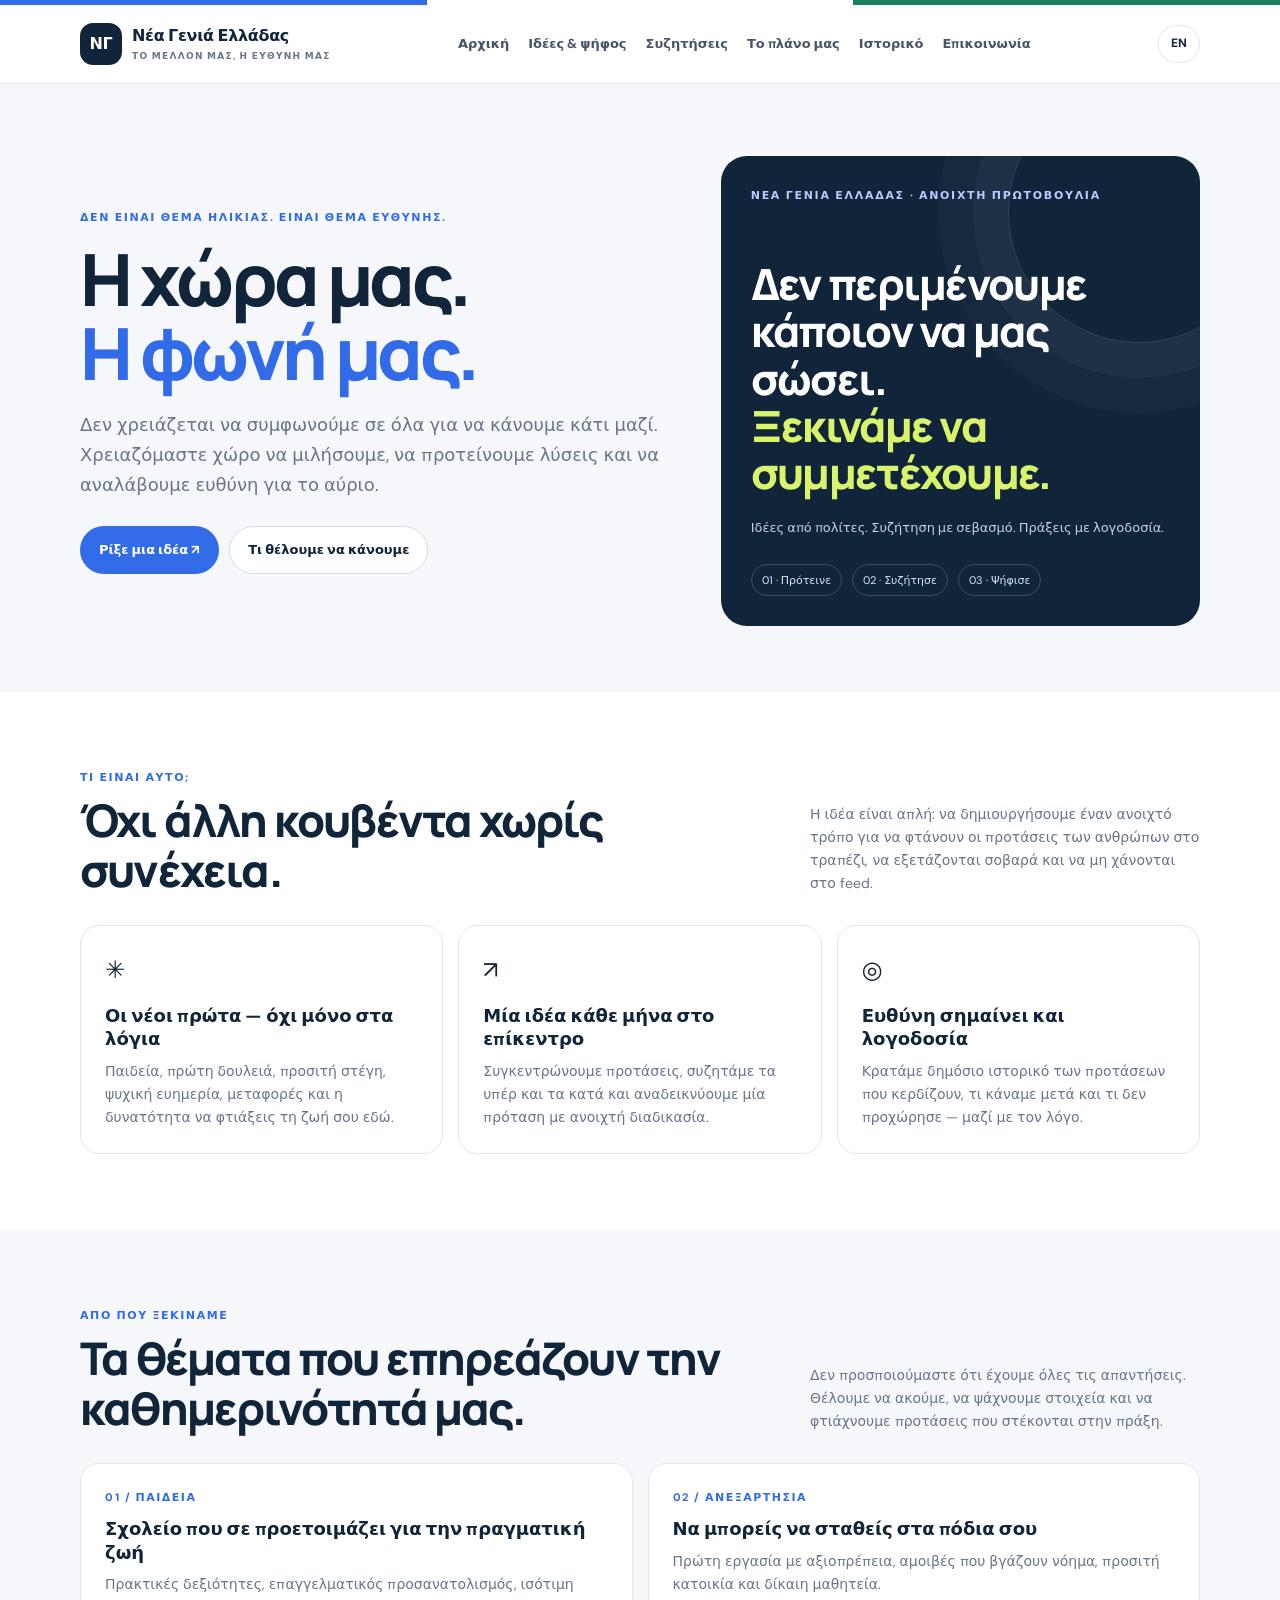
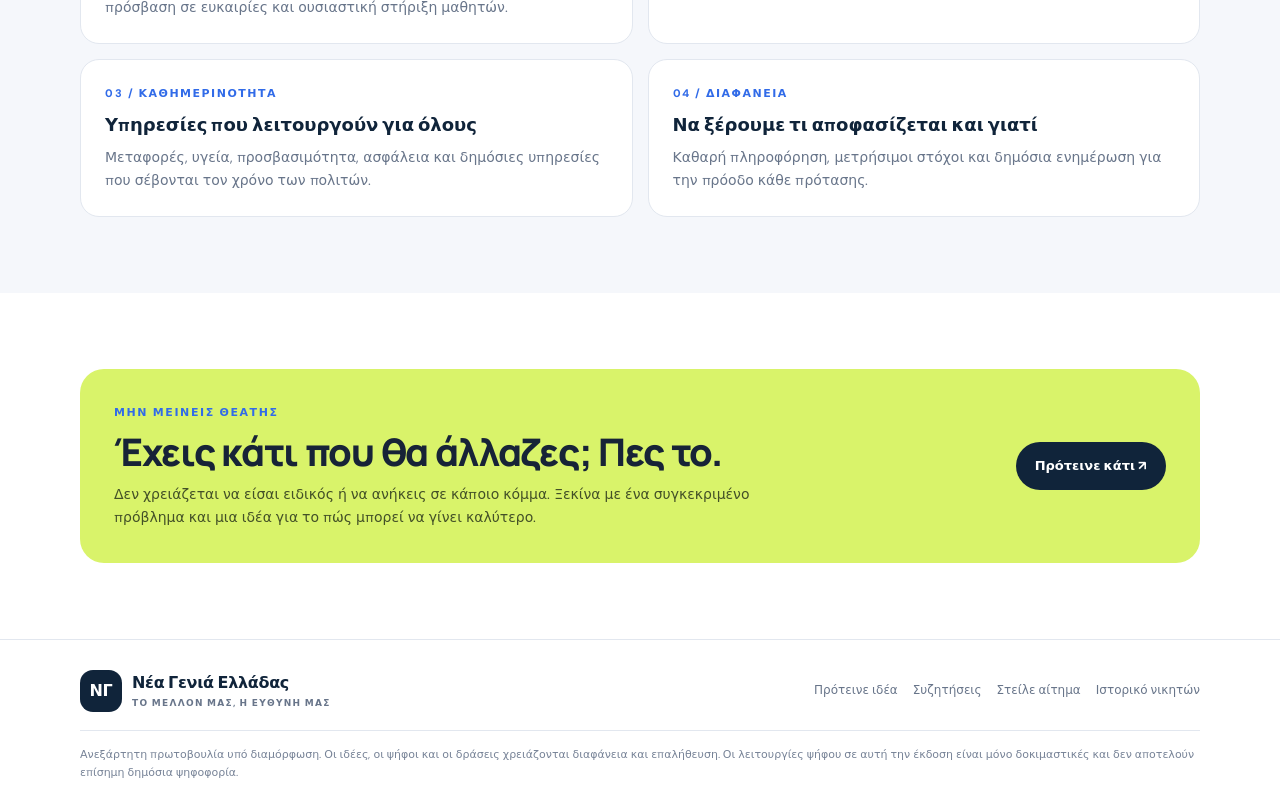
<file: index.html>
<!doctype html><html lang="el"><head><meta charset="utf-8"><meta name="viewport" content="width=device-width,initial-scale=1"><meta name="theme-color" content="#10243a"><meta name="description" content="Μια ανεξάρτητη πρωτοβουλία που βάζει τη νέα γενιά στο κέντρο και δίνει χώρο σε ιδέες, διάλογο και συμμετοχή."><title>Νέα Γενιά Ελλάδας | Το μέλλον μας, η ευθύνη μας</title><link rel="stylesheet" href="style.css"></head><body><div class="topline"></div><header><div class="wrap"><nav><a class="brand" href="index.html"><span class="logo">ΝΓ</span><span>Νέα Γενιά Ελλάδας<small>ΤΟ ΜΕΛΛΟΝ ΜΑΣ, Η ΕΥΘΥΝΗ ΜΑΣ</small></span></a><div class="navlinks"><a href="index.html" data-el="Αρχική" data-en="Home">Αρχική</a><a href="vote.html" data-el="Ιδέες & ψήφος" data-en="Ideas & vote">Ιδέες & ψήφος</a><a href="talks.html" data-el="Συζητήσεις" data-en="Talks">Συζητήσεις</a><a href="plan.html" data-el="Το πλάνο μας" data-en="Our plan">Το πλάνο μας</a><a href="history.html" data-el="Ιστορικό" data-en="History">Ιστορικό</a><a href="contact.html" data-el="Επικοινωνία" data-en="Contact">Επικοινωνία</a></div><div class="navtools"><button class="lang" id="lang" type="button">EN</button><button class="menubtn" id="menubtn" aria-expanded="false" aria-label="Menu">☰</button></div></nav><div class="mobile-nav" id="mobile-nav"><a href="index.html" data-el="Αρχική" data-en="Home">Αρχική</a><a href="vote.html" data-el="Ιδέες & ψήφος" data-en="Ideas & vote">Ιδέες & ψήφος</a><a href="talks.html" data-el="Συζητήσεις" data-en="Talks">Συζητήσεις</a><a href="plan.html" data-el="Το πλάνο μας" data-en="Our plan">Το πλάνο μας</a><a href="history.html" data-el="Ιστορικό" data-en="History">Ιστορικό</a><a href="contact.html" data-el="Επικοινωνία" data-en="Contact">Επικοινωνία</a></div></div></header><main><section class="hero"><div class="wrap hero-grid"><div><div class="eyebrow" data-el="ΔΕΝ ΕΙΝΑΙ ΘΕΜΑ ΗΛΙΚΙΑΣ. ΕΙΝΑΙ ΘΕΜΑ ΕΥΘΥΝΗΣ." data-en="IT'S NOT ABOUT AGE. IT'S ABOUT RESPONSIBILITY.">ΔΕΝ ΕΙΝΑΙ ΘΕΜΑ ΗΛΙΚΙΑΣ. ΕΙΝΑΙ ΘΕΜΑ ΕΥΘΥΝΗΣ.</div><h1 data-el="Η χώρα μας.<br><em>Η φωνή μας.</em>" data-en="Our country.<br><em>Our voice.</em>">Η χώρα μας.<br><em>Η φωνή μας.</em></h1><p class="lead" data-el="Δεν χρειάζεται να συμφωνούμε σε όλα για να κάνουμε κάτι μαζί. Χρειαζόμαστε χώρο να μιλήσουμε, να προτείνουμε λύσεις και να αναλάβουμε ευθύνη για το αύριο." data-en="We don't have to agree on everything to do something together. We need room to speak, propose solutions and take responsibility for what comes next.">Δεν χρειάζεται να συμφωνούμε σε όλα για να κάνουμε κάτι μαζί. Χρειαζόμαστε χώρο να μιλήσουμε, να προτείνουμε λύσεις και να αναλάβουμε ευθύνη για το αύριο.</p><div class="actions"><a class="btn primary" href="vote.html" data-el="Ρίξε μια ιδέα ↗" data-en="Bring an idea ↗">Ρίξε μια ιδέα ↗</a><a class="btn outline" href="plan.html" data-el="Τι θέλουμε να κάνουμε" data-en="What we want to do">Τι θέλουμε να κάνουμε</a></div></div><div class="hero-card"><div class="card-tag">ΝΕΑ ΓΕΝΙΑ ΕΛΛΑΔΑΣ · ΑΝΟΙΧΤΗ ΠΡΩΤΟΒΟΥΛΙΑ</div><h2 data-el="Δεν περιμένουμε κάποιον να μας σώσει.<br><span>Ξεκινάμε να συμμετέχουμε.</span>" data-en="We're not waiting for someone to save us.<br><span>We're getting involved.</span>">Δεν περιμένουμε κάποιον να μας σώσει.<br><span>Ξεκινάμε να συμμετέχουμε.</span></h2><p data-el="Ιδέες από πολίτες. Συζήτηση με σεβασμό. Πράξεις με λογοδοσία." data-en="Ideas from people. Discussion with respect. Action with accountability.">Ιδέες από πολίτες. Συζήτηση με σεβασμό. Πράξεις με λογοδοσία.</p><div class="mini-stats"><span>01 · Πρότεινε</span><span>02 · Συζήτησε</span><span>03 · Ψήφισε</span></div></div></div></section>
<section class="section"><div class="wrap"><div class="section-head"><div><div class="eyebrow" data-el="ΤΙ ΕΙΝΑΙ ΑΥΤΟ;" data-en="WHAT IS THIS?"></div><h2 data-el="Όχι άλλη κουβέντα χωρίς συνέχεια." data-en="Less talk that goes nowhere.">Όχι άλλη κουβέντα χωρίς συνέχεια.</h2></div><p data-el="Η ιδέα είναι απλή: να δημιουργήσουμε έναν ανοιχτό τρόπο για να φτάνουν οι προτάσεις των ανθρώπων στο τραπέζι, να εξετάζονται σοβαρά και να μη χάνονται στο feed." data-en="The idea is simple: create an open way for people's proposals to reach the table, get serious consideration and not disappear in the feed.">Η ιδέα είναι απλή: να δημιουργήσουμε έναν ανοιχτό τρόπο για να φτάνουν οι προτάσεις των ανθρώπων στο τραπέζι, να εξετάζονται σοβαρά και να μη χάνονται στο feed.</p></div><div class="grid3"><article class="tile"><div class="symbol">✳</div><h3 data-el="Οι νέοι πρώτα — όχι μόνο στα λόγια" data-en="Young people first — not just in slogans">Οι νέοι πρώτα — όχι μόνο στα λόγια</h3><p data-el="Παιδεία, πρώτη δουλειά, προσιτή στέγη, ψυχική ευημερία, μεταφορές και η δυνατότητα να φτιάξεις τη ζωή σου εδώ." data-en="Education, first jobs, affordable housing, wellbeing, transport and the chance to build a life here.">Παιδεία, πρώτη δουλειά, προσιτή στέγη, ψυχική ευημερία, μεταφορές και η δυνατότητα να φτιάξεις τη ζωή σου εδώ.</p></article><article class="tile"><div class="symbol">↗</div><h3 data-el="Μία ιδέα κάθε μήνα στο επίκεντρο" data-en="One idea in focus every month">Μία ιδέα κάθε μήνα στο επίκεντρο</h3><p data-el="Συγκεντρώνουμε προτάσεις, συζητάμε τα υπέρ και τα κατά και αναδεικνύουμε μία πρόταση με ανοιχτή διαδικασία." data-en="Collect proposals, discuss pros and cons, then select one proposal through an open process.">Συγκεντρώνουμε προτάσεις, συζητάμε τα υπέρ και τα κατά και αναδεικνύουμε μία πρόταση με ανοιχτή διαδικασία.</p></article><article class="tile"><div class="symbol">◎</div><h3 data-el="Ευθύνη σημαίνει και λογοδοσία" data-en="Responsibility also means accountability">Ευθύνη σημαίνει και λογοδοσία</h3><p data-el="Κρατάμε δημόσιο ιστορικό των προτάσεων που κερδίζουν, τι κάναμε μετά και τι δεν προχώρησε — μαζί με τον λόγο." data-en="Keep a public record of winning ideas, what happened next and what didn't move forward — and why.">Κρατάμε δημόσιο ιστορικό των προτάσεων που κερδίζουν, τι κάναμε μετά και τι δεν προχώρησε — μαζί με τον λόγο.</p></article></div></div></section>
<section class="section soft"><div class="wrap"><div class="section-head"><div><div class="eyebrow" data-el="ΑΠΟ ΠΟΥ ΞΕΚΙΝΑΜΕ" data-en="WHERE WE START"></div><h2 data-el="Τα θέματα που επηρεάζουν την καθημερινότητά μας." data-en="The issues that shape everyday life.">Τα θέματα που επηρεάζουν την καθημερινότητά μας.</h2></div><p data-el="Δεν προσποιούμαστε ότι έχουμε όλες τις απαντήσεις. Θέλουμε να ακούμε, να ψάχνουμε στοιχεία και να φτιάχνουμε προτάσεις που στέκονται στην πράξη." data-en="We don't pretend to have every answer. We want to listen, check evidence and develop proposals that hold up in practice.">Δεν προσποιούμαστε ότι έχουμε όλες τις απαντήσεις. Θέλουμε να ακούμε, να ψάχνουμε στοιχεία και να φτιάχνουμε προτάσεις που στέκονται στην πράξη.</p></div><div class="grid2"><article class="tile"><div class="num">01 / ΠΑΙΔΕΙΑ</div><h3 data-el="Σχολείο που σε προετοιμάζει για την πραγματική ζωή" data-en="Education that prepares you for real life">Σχολείο που σε προετοιμάζει για την πραγματική ζωή</h3><p data-el="Πρακτικές δεξιότητες, επαγγελματικός προσανατολισμός, ισότιμη πρόσβαση σε ευκαιρίες και ουσιαστική στήριξη μαθητών." data-en="Practical skills, career guidance, fair access to opportunities and meaningful student support.">Πρακτικές δεξιότητες, επαγγελματικός προσανατολισμός, ισότιμη πρόσβαση σε ευκαιρίες και ουσιαστική στήριξη μαθητών.</p></article><article class="tile"><div class="num">02 / ΑΝΕΞΑΡΤΗΣΙΑ</div><h3 data-el="Να μπορείς να σταθείς στα πόδια σου" data-en="Being able to stand on your own feet">Να μπορείς να σταθείς στα πόδια σου</h3><p data-el="Πρώτη εργασία με αξιοπρέπεια, αμοιβές που βγάζουν νόημα, προσιτή κατοικία και δίκαιη μαθητεία." data-en="Decent first jobs, meaningful pay, affordable housing and fair apprenticeships.">Πρώτη εργασία με αξιοπρέπεια, αμοιβές που βγάζουν νόημα, προσιτή κατοικία και δίκαιη μαθητεία.</p></article><article class="tile"><div class="num">03 / ΚΑΘΗΜΕΡΙΝΟΤΗΤΑ</div><h3 data-el="Υπηρεσίες που λειτουργούν για όλους" data-en="Public services that work for everyone">Υπηρεσίες που λειτουργούν για όλους</h3><p data-el="Μεταφορές, υγεία, προσβασιμότητα, ασφάλεια και δημόσιες υπηρεσίες που σέβονται τον χρόνο των πολιτών." data-en="Transport, healthcare, accessibility, safety and public services that respect people's time.">Μεταφορές, υγεία, προσβασιμότητα, ασφάλεια και δημόσιες υπηρεσίες που σέβονται τον χρόνο των πολιτών.</p></article><article class="tile"><div class="num">04 / ΔΙΑΦΑΝΕΙΑ</div><h3 data-el="Να ξέρουμε τι αποφασίζεται και γιατί" data-en="Knowing what is decided and why">Να ξέρουμε τι αποφασίζεται και γιατί</h3><p data-el="Καθαρή πληροφόρηση, μετρήσιμοι στόχοι και δημόσια ενημέρωση για την πρόοδο κάθε πρότασης." data-en="Clear information, measurable goals and public updates on each proposal's progress.">Καθαρή πληροφόρηση, μετρήσιμοι στόχοι και δημόσια ενημέρωση για την πρόοδο κάθε πρότασης.</p></article></div></div></section>
<section class="section"><div class="wrap"><div class="callout"><div><div class="eyebrow">ΜΗΝ ΜΕΙΝΕΙΣ ΘΕΑΤΗΣ</div><h2 data-el="Έχεις κάτι που θα άλλαζες; Πες το." data-en="Something you'd change? Say it.">Έχεις κάτι που θα άλλαζες; Πες το.</h2><p data-el="Δεν χρειάζεται να είσαι ειδικός ή να ανήκεις σε κάποιο κόμμα. Ξεκίνα με ένα συγκεκριμένο πρόβλημα και μια ιδέα για το πώς μπορεί να γίνει καλύτερο." data-en="You don't need to be an expert or belong to a party. Start with a specific problem and an idea for making it better.">Δεν χρειάζεται να είσαι ειδικός ή να ανήκεις σε κάποιο κόμμα. Ξεκίνα με ένα συγκεκριμένο πρόβλημα και μια ιδέα για το πώς μπορεί να γίνει καλύτερο.</p></div><a class="btn dark" href="vote.html" data-el="Πρότεινε κάτι ↗" data-en="Suggest something ↗">Πρότεινε κάτι ↗</a></div></div></section></main><footer class="footer"><div class="wrap"><div class="footrow"><a class="brand" href="index.html"><span class="logo">ΝΓ</span><span>Νέα Γενιά Ελλάδας<small>ΤΟ ΜΕΛΛΟΝ ΜΑΣ, Η ΕΥΘΥΝΗ ΜΑΣ</small></span></a><div class="footlinks"><a href="vote.html" data-el="Πρότεινε ιδέα" data-en="Suggest an idea">Πρότεινε ιδέα</a><a href="talks.html" data-el="Συζητήσεις" data-en="Talks">Συζητήσεις</a><a href="contact.html" data-el="Στείλε αίτημα" data-en="Send a request">Στείλε αίτημα</a><a href="history.html" data-el="Ιστορικό νικητών" data-en="Winners history">Ιστορικό νικητών</a></div></div><div class="fine" data-el="Ανεξάρτητη πρωτοβουλία υπό διαμόρφωση. Οι ιδέες, οι ψήφοι και οι δράσεις χρειάζονται διαφάνεια και επαλήθευση. Οι λειτουργίες ψήφου σε αυτή την έκδοση είναι μόνο δοκιμαστικές και δεν αποτελούν επίσημη δημόσια ψηφοφορία." data-en="Independent initiative in development. Ideas, votes and actions require transparency and verification. Voting features in this version are demo-only and are not an official public vote.">Ανεξάρτητη πρωτοβουλία υπό διαμόρφωση. Οι ιδέες, οι ψήφοι και οι δράσεις χρειάζονται διαφάνεια και επαλήθευση. Οι λειτουργίες ψήφου σε αυτή την έκδοση είναι μόνο δοκιμαστικές και δεν αποτελούν επίσημη δημόσια ψηφοφορία.</div></div></footer><script src="config.js"></script><script src="script.js"></script></body></html>
</file>
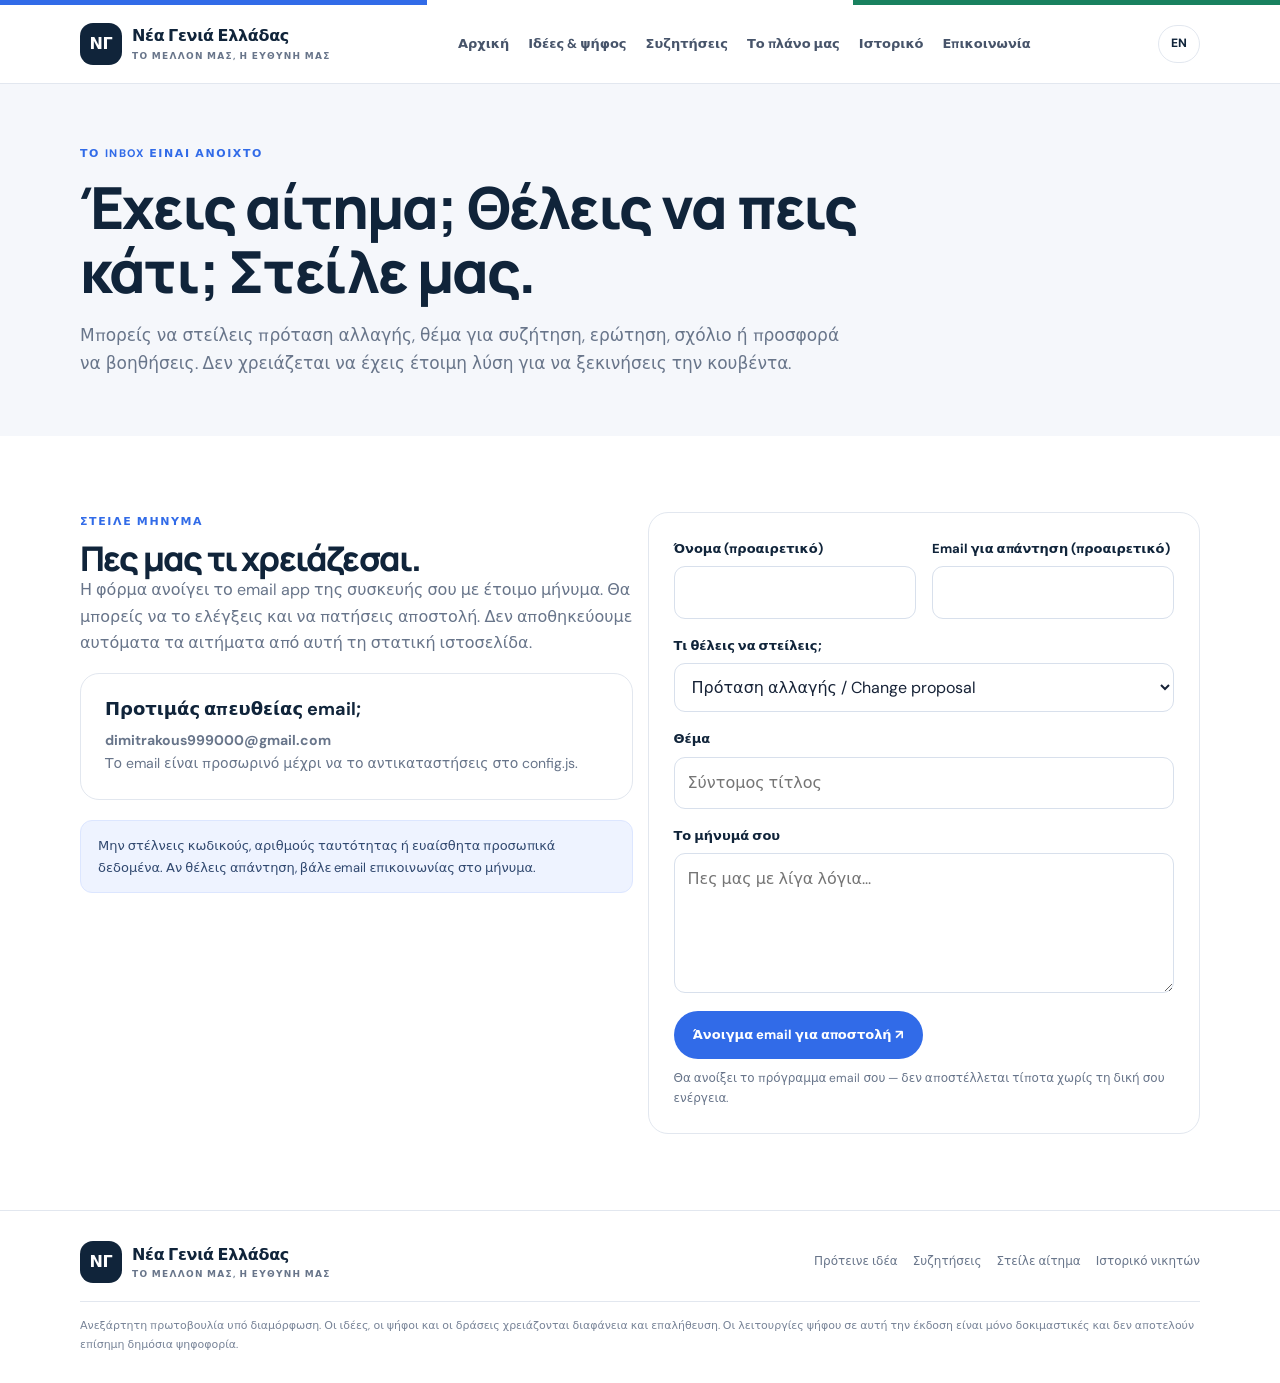
<file: contact.html>
<!doctype html><html lang="el"><head><meta charset="utf-8"><meta name="viewport" content="width=device-width,initial-scale=1"><meta name="theme-color" content="#10243a"><meta name="description" content="Στείλε ιδέα, αίτημα, ερώτηση, σχόλιο ή πρόταση για συζήτηση στην ομάδα."><title>Επικοινωνία & αιτήματα | Νέα Γενιά Ελλάδας</title><link rel="stylesheet" href="style.css"></head><body><div class="topline"></div><header><div class="wrap"><nav><a class="brand" href="index.html"><span class="logo">ΝΓ</span><span>Νέα Γενιά Ελλάδας<small>ΤΟ ΜΕΛΛΟΝ ΜΑΣ, Η ΕΥΘΥΝΗ ΜΑΣ</small></span></a><div class="navlinks"><a href="index.html" data-el="Αρχική" data-en="Home">Αρχική</a><a href="vote.html" data-el="Ιδέες & ψήφος" data-en="Ideas & vote">Ιδέες & ψήφος</a><a href="talks.html" data-el="Συζητήσεις" data-en="Talks">Συζητήσεις</a><a href="plan.html" data-el="Το πλάνο μας" data-en="Our plan">Το πλάνο μας</a><a href="history.html" data-el="Ιστορικό" data-en="History">Ιστορικό</a><a href="contact.html" data-el="Επικοινωνία" data-en="Contact">Επικοινωνία</a></div><div class="navtools"><button class="lang" id="lang" type="button">EN</button><button class="menubtn" id="menubtn" aria-expanded="false" aria-label="Menu">☰</button></div></nav><div class="mobile-nav" id="mobile-nav"><a href="index.html" data-el="Αρχική" data-en="Home">Αρχική</a><a href="vote.html" data-el="Ιδέες & ψήφος" data-en="Ideas & vote">Ιδέες & ψήφος</a><a href="talks.html" data-el="Συζητήσεις" data-en="Talks">Συζητήσεις</a><a href="plan.html" data-el="Το πλάνο μας" data-en="Our plan">Το πλάνο μας</a><a href="history.html" data-el="Ιστορικό" data-en="History">Ιστορικό</a><a href="contact.html" data-el="Επικοινωνία" data-en="Contact">Επικοινωνία</a></div></div></header><main><section class="page-hero"><div class="wrap"><div class="eyebrow" data-el="ΤΟ INBOX ΕΙΝΑΙ ΑΝΟΙΧΤΟ" data-en="THE INBOX IS OPEN">ΤΟ INBOX ΕΙΝΑΙ ΑΝΟΙΧΤΟ</div><h1 class="page-title" data-el="Έχεις αίτημα; Θέλεις να πεις κάτι; Στείλε μας." data-en="Got a request or something to say? Send it our way.">Έχεις αίτημα; Θέλεις να πεις κάτι; Στείλε μας.</h1><p data-el="Μπορείς να στείλεις πρόταση αλλαγής, θέμα για συζήτηση, ερώτηση, σχόλιο ή προσφορά να βοηθήσεις. Δεν χρειάζεται να έχεις έτοιμη λύση για να ξεκινήσεις την κουβέντα." data-en="Send a change proposal, a talk topic, a question, feedback or an offer to help. You don't need to have a finished solution to start the conversation.">Μπορείς να στείλεις πρόταση αλλαγής, θέμα για συζήτηση, ερώτηση, σχόλιο ή προσφορά να βοηθήσεις. Δεν χρειάζεται να έχεις έτοιμη λύση για να ξεκινήσεις την κουβέντα.</p></div></section><section class="section"><div class="wrap grid2"><div><div class="eyebrow" data-el="ΣΤΕΙΛΕ ΜΗΝΥΜΑ" data-en="SEND A MESSAGE">ΣΤΕΙΛΕ ΜΗΝΥΜΑ</div><h2 class="page-title" style="font-size:34px" data-el="Πες μας τι χρειάζεσαι." data-en="Tell us what you need.">Πες μας τι χρειάζεσαι.</h2><p style="color:var(--muted)" data-el="Η φόρμα ανοίγει το email app της συσκευής σου με έτοιμο μήνυμα. Θα μπορείς να το ελέγξεις και να πατήσεις αποστολή. Δεν αποθηκεύουμε αυτόματα τα αιτήματα από αυτή τη στατική ιστοσελίδα." data-en="This form opens your device's email app with a prepared message. You can review it and press Send. This static website does not automatically store submissions.">Η φόρμα ανοίγει το email app της συσκευής σου με έτοιμο μήνυμα. Θα μπορείς να το ελέγξεις και να πατήσεις αποστολή. Δεν αποθηκεύουμε αυτόματα τα αιτήματα από αυτή τη στατική ιστοσελίδα.</p><div class="tile"><h3 data-el="Προτιμάς απευθείας email;" data-en="Prefer direct email?">Προτιμάς απευθείας email;</h3><p><a href="mailto:hello@example.com" data-email-link><strong data-contact-email>hello@example.com</strong></a></p><p data-el="Το email είναι προσωρινό μέχρι να το αντικαταστήσεις στο config.js." data-en="This address is a placeholder until you replace it in config.js.">Το email είναι προσωρινό μέχρι να το αντικαταστήσεις στο config.js.</p></div><div class="notice" data-el="Μην στέλνεις κωδικούς, αριθμούς ταυτότητας ή ευαίσθητα προσωπικά δεδομένα. Αν θέλεις απάντηση, βάλε email επικοινωνίας στο μήνυμα." data-en="Don't send passwords, identity numbers or sensitive personal data. If you'd like a reply, include a contact email in your message.">Μην στέλνεις κωδικούς, αριθμούς ταυτότητας ή ευαίσθητα προσωπικά δεδομένα. Αν θέλεις απάντηση, βάλε email επικοινωνίας στο μήνυμα.</div></div><form class="formbox" data-mailto data-subject="Μήνυμα από Νέα Γενιά Ελλάδας"><div class="formgrid"><div class="field"><label for="name" data-el="Όνομα (προαιρετικό)" data-en="Name (optional)">Όνομα (προαιρετικό)</label><input id="name" name="Όνομα / Name" maxlength="80" autocomplete="name"></div><div class="field"><label for="reply" data-el="Email για απάντηση (προαιρετικό)" data-en="Email for reply (optional)">Email για απάντηση (προαιρετικό)</label><input id="reply" name="Email απάντησης / Reply email" type="email" autocomplete="email"></div><div class="field full"><label for="type" data-el="Τι θέλεις να στείλεις;" data-en="What is this about?">Τι θέλεις να στείλεις;</label><select id="type" name="Κατηγορία / Type"><option>Πρόταση αλλαγής / Change proposal</option><option>Αίτημα / Request</option><option>Ερώτηση / Question</option><option>Θέμα συζήτησης / Talk topic</option><option>Εθελοντισμός / Volunteering</option><option>Σχόλιο / Feedback</option><option>Άλλο / Other</option></select></div><div class="field full"><label for="subject" data-el="Θέμα" data-en="Subject">Θέμα</label><input id="subject" name="subject" required maxlength="120" placeholder="Σύντομος τίτλος"></div><div class="field full"><label for="message" data-el="Το μήνυμά σου" data-en="Your message">Το μήνυμά σου</label><textarea id="message" name="Μήνυμα / Message" required maxlength="5000" placeholder="Πες μας με λίγα λόγια..."></textarea></div></div><div class="form-actions"><button class="btn primary" type="submit" data-el="Άνοιγμα email για αποστολή ↗" data-en="Open email to send ↗">Άνοιγμα email για αποστολή ↗</button><p data-el="Θα ανοίξει το πρόγραμμα email σου — δεν αποστέλλεται τίποτα χωρίς τη δική σου ενέργεια." data-en="Your email app will open — nothing is sent without your action.">Θα ανοίξει το πρόγραμμα email σου — δεν αποστέλλεται τίποτα χωρίς τη δική σου ενέργεια.</p></div></form></div></section></main><footer class="footer"><div class="wrap"><div class="footrow"><a class="brand" href="index.html"><span class="logo">ΝΓ</span><span>Νέα Γενιά Ελλάδας<small>ΤΟ ΜΕΛΛΟΝ ΜΑΣ, Η ΕΥΘΥΝΗ ΜΑΣ</small></span></a><div class="footlinks"><a href="vote.html" data-el="Πρότεινε ιδέα" data-en="Suggest an idea">Πρότεινε ιδέα</a><a href="talks.html" data-el="Συζητήσεις" data-en="Talks">Συζητήσεις</a><a href="contact.html" data-el="Στείλε αίτημα" data-en="Send a request">Στείλε αίτημα</a><a href="history.html" data-el="Ιστορικό νικητών" data-en="Winners history">Ιστορικό νικητών</a></div></div><div class="fine" data-el="Ανεξάρτητη πρωτοβουλία υπό διαμόρφωση. Οι ιδέες, οι ψήφοι και οι δράσεις χρειάζονται διαφάνεια και επαλήθευση. Οι λειτουργίες ψήφου σε αυτή την έκδοση είναι μόνο δοκιμαστικές και δεν αποτελούν επίσημη δημόσια ψηφοφορία." data-en="Independent initiative in development. Ideas, votes and actions require transparency and verification. Voting features in this version are demo-only and are not an official public vote.">Ανεξάρτητη πρωτοβουλία υπό διαμόρφωση. Οι ιδέες, οι ψήφοι και οι δράσεις χρειάζονται διαφάνεια και επαλήθευση. Οι λειτουργίες ψήφου σε αυτή την έκδοση είναι μόνο δοκιμαστικές και δεν αποτελούν επίσημη δημόσια ψηφοφορία.</div></div></footer><script src="config.js"></script><script src="script.js"></script></body></html>
</file>
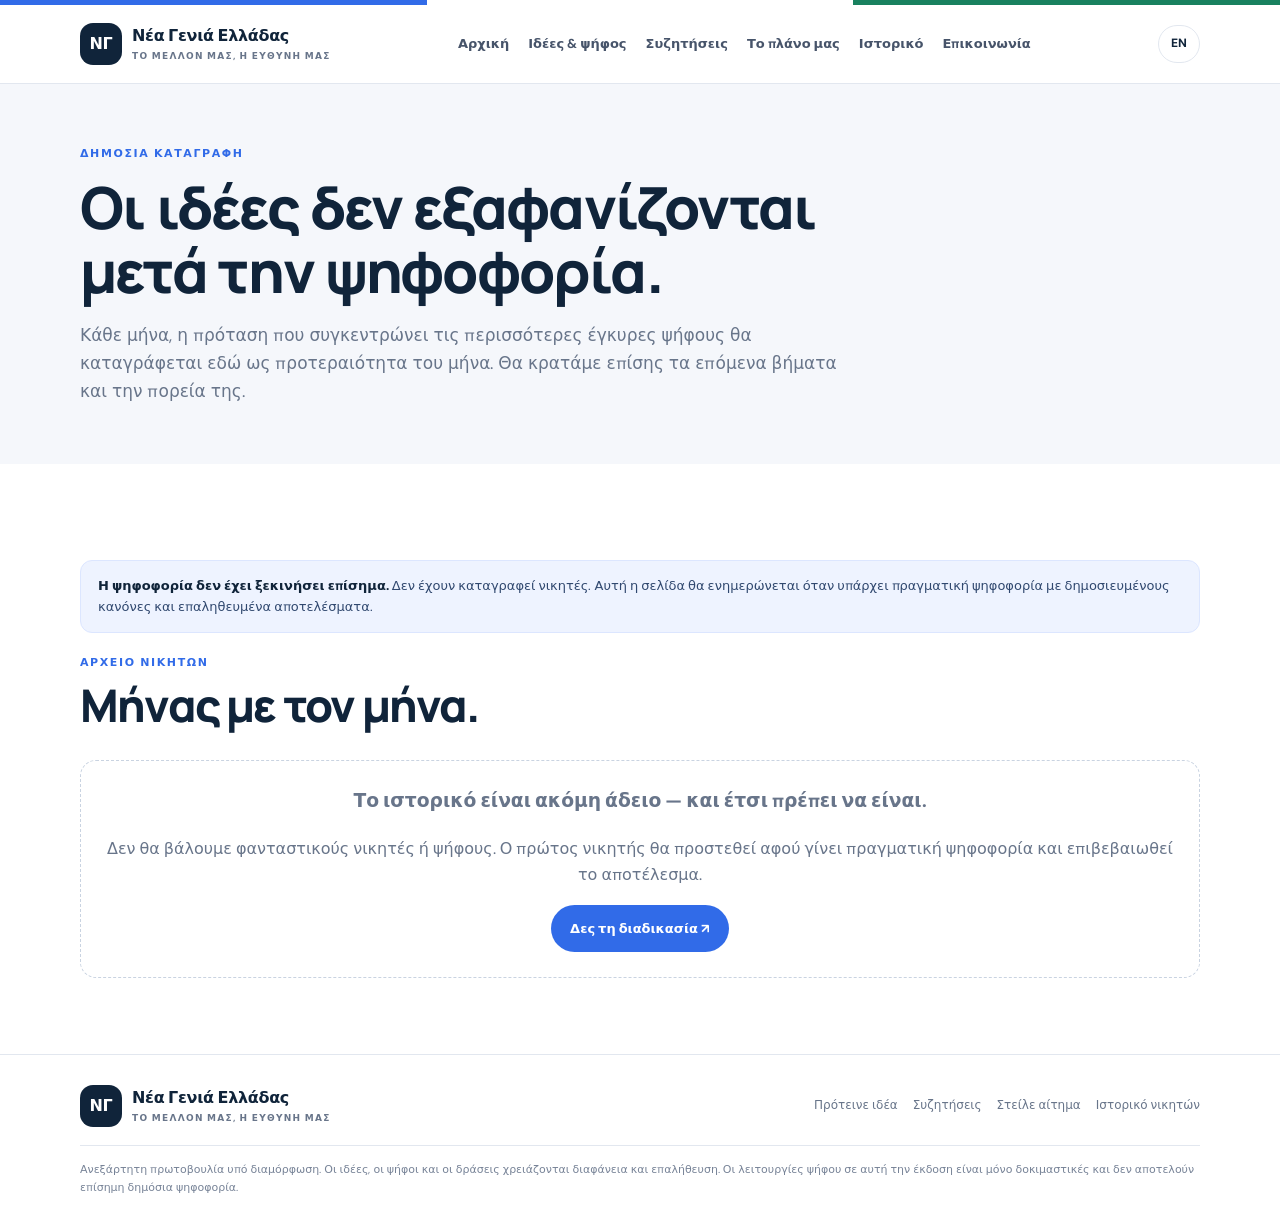
<file: history.html>
<!doctype html><html lang="el"><head><meta charset="utf-8"><meta name="viewport" content="width=device-width,initial-scale=1"><meta name="theme-color" content="#10243a"><meta name="description" content="Δημόσιο ιστορικό μηνιαίων προτάσεων, νικητών και επόμενων βημάτων."><title>Ιστορικό | Νέα Γενιά Ελλάδας</title><link rel="stylesheet" href="style.css"></head><body><div class="topline"></div><header><div class="wrap"><nav><a class="brand" href="index.html"><span class="logo">ΝΓ</span><span>Νέα Γενιά Ελλάδας<small>ΤΟ ΜΕΛΛΟΝ ΜΑΣ, Η ΕΥΘΥΝΗ ΜΑΣ</small></span></a><div class="navlinks"><a href="index.html" data-el="Αρχική" data-en="Home">Αρχική</a><a href="vote.html" data-el="Ιδέες & ψήφος" data-en="Ideas & vote">Ιδέες & ψήφος</a><a href="talks.html" data-el="Συζητήσεις" data-en="Talks">Συζητήσεις</a><a href="plan.html" data-el="Το πλάνο μας" data-en="Our plan">Το πλάνο μας</a><a href="history.html" data-el="Ιστορικό" data-en="History">Ιστορικό</a><a href="contact.html" data-el="Επικοινωνία" data-en="Contact">Επικοινωνία</a></div><div class="navtools"><button class="lang" id="lang" type="button">EN</button><button class="menubtn" id="menubtn" aria-expanded="false" aria-label="Menu">☰</button></div></nav><div class="mobile-nav" id="mobile-nav"><a href="index.html" data-el="Αρχική" data-en="Home">Αρχική</a><a href="vote.html" data-el="Ιδέες & ψήφος" data-en="Ideas & vote">Ιδέες & ψήφος</a><a href="talks.html" data-el="Συζητήσεις" data-en="Talks">Συζητήσεις</a><a href="plan.html" data-el="Το πλάνο μας" data-en="Our plan">Το πλάνο μας</a><a href="history.html" data-el="Ιστορικό" data-en="History">Ιστορικό</a><a href="contact.html" data-el="Επικοινωνία" data-en="Contact">Επικοινωνία</a></div></div></header><main><section class="page-hero"><div class="wrap"><div class="eyebrow" data-el="ΔΗΜΟΣΙΑ ΚΑΤΑΓΡΑΦΗ" data-en="PUBLIC RECORD">ΔΗΜΟΣΙΑ ΚΑΤΑΓΡΑΦΗ</div><h1 class="page-title" data-el="Οι ιδέες δεν εξαφανίζονται μετά την ψηφοφορία." data-en="Ideas shouldn't disappear after a vote.">Οι ιδέες δεν εξαφανίζονται μετά την ψηφοφορία.</h1><p data-el="Κάθε μήνα, η πρόταση που συγκεντρώνει τις περισσότερες έγκυρες ψήφους θα καταγράφεται εδώ ως προτεραιότητα του μήνα. Θα κρατάμε επίσης τα επόμενα βήματα και την πορεία της." data-en="Each month, the proposal with the most valid votes should be recorded here as that month's priority. We'll also track next steps and progress.">Κάθε μήνα, η πρόταση που συγκεντρώνει τις περισσότερες έγκυρες ψήφους θα καταγράφεται εδώ ως προτεραιότητα του μήνα. Θα κρατάμε επίσης τα επόμενα βήματα και την πορεία της.</p></div></section><section class="section"><div class="wrap"><div class="notice"><strong data-el="Η ψηφοφορία δεν έχει ξεκινήσει επίσημα." data-en="The official vote has not started yet.">Η ψηφοφορία δεν έχει ξεκινήσει επίσημα.</strong> <span data-el="Δεν έχουν καταγραφεί νικητές. Αυτή η σελίδα θα ενημερώνεται όταν υπάρχει πραγματική ψηφοφορία με δημοσιευμένους κανόνες και επαληθευμένα αποτελέσματα." data-en="No winners have been recorded. This page will be updated when a real vote takes place under published rules with verified results.">Δεν έχουν καταγραφεί νικητές. Αυτή η σελίδα θα ενημερώνεται όταν υπάρχει πραγματική ψηφοφορία με δημοσιευμένους κανόνες και επαληθευμένα αποτελέσματα.</span></div><div class="section-head"><div><div class="eyebrow" data-el="ΑΡΧΕΙΟ ΝΙΚΗΤΩΝ" data-en="WINNERS ARCHIVE"></div><h2 data-el="Μήνας με τον μήνα." data-en="Month by month.">Μήνας με τον μήνα.</h2></div></div><div class="empty"><h3 data-el="Το ιστορικό είναι ακόμη άδειο — και έτσι πρέπει να είναι." data-en="The history is empty for now — and that's how it should be.">Το ιστορικό είναι ακόμη άδειο — και έτσι πρέπει να είναι.</h3><p data-el="Δεν θα βάλουμε φανταστικούς νικητές ή ψήφους. Ο πρώτος νικητής θα προστεθεί αφού γίνει πραγματική ψηφοφορία και επιβεβαιωθεί το αποτέλεσμα." data-en="We won't invent winners or vote counts. The first winner will be added after a real vote and a verified result.">Δεν θα βάλουμε φανταστικούς νικητές ή ψήφους. Ο πρώτος νικητής θα προστεθεί αφού γίνει πραγματική ψηφοφορία και επιβεβαιωθεί το αποτέλεσμα.</p><a class="btn primary" href="vote.html" data-el="Δες τη διαδικασία ↗" data-en="See the process ↗">Δες τη διαδικασία ↗</a></div></div></section></main><footer class="footer"><div class="wrap"><div class="footrow"><a class="brand" href="index.html"><span class="logo">ΝΓ</span><span>Νέα Γενιά Ελλάδας<small>ΤΟ ΜΕΛΛΟΝ ΜΑΣ, Η ΕΥΘΥΝΗ ΜΑΣ</small></span></a><div class="footlinks"><a href="vote.html" data-el="Πρότεινε ιδέα" data-en="Suggest an idea">Πρότεινε ιδέα</a><a href="talks.html" data-el="Συζητήσεις" data-en="Talks">Συζητήσεις</a><a href="contact.html" data-el="Στείλε αίτημα" data-en="Send a request">Στείλε αίτημα</a><a href="history.html" data-el="Ιστορικό νικητών" data-en="Winners history">Ιστορικό νικητών</a></div></div><div class="fine" data-el="Ανεξάρτητη πρωτοβουλία υπό διαμόρφωση. Οι ιδέες, οι ψήφοι και οι δράσεις χρειάζονται διαφάνεια και επαλήθευση. Οι λειτουργίες ψήφου σε αυτή την έκδοση είναι μόνο δοκιμαστικές και δεν αποτελούν επίσημη δημόσια ψηφοφορία." data-en="Independent initiative in development. Ideas, votes and actions require transparency and verification. Voting features in this version are demo-only and are not an official public vote.">Ανεξάρτητη πρωτοβουλία υπό διαμόρφωση. Οι ιδέες, οι ψήφοι και οι δράσεις χρειάζονται διαφάνεια και επαλήθευση. Οι λειτουργίες ψήφου σε αυτή την έκδοση είναι μόνο δοκιμαστικές και δεν αποτελούν επίσημη δημόσια ψηφοφορία.</div></div></footer><script src="config.js"></script><script src="script.js"></script></body></html>
</file>
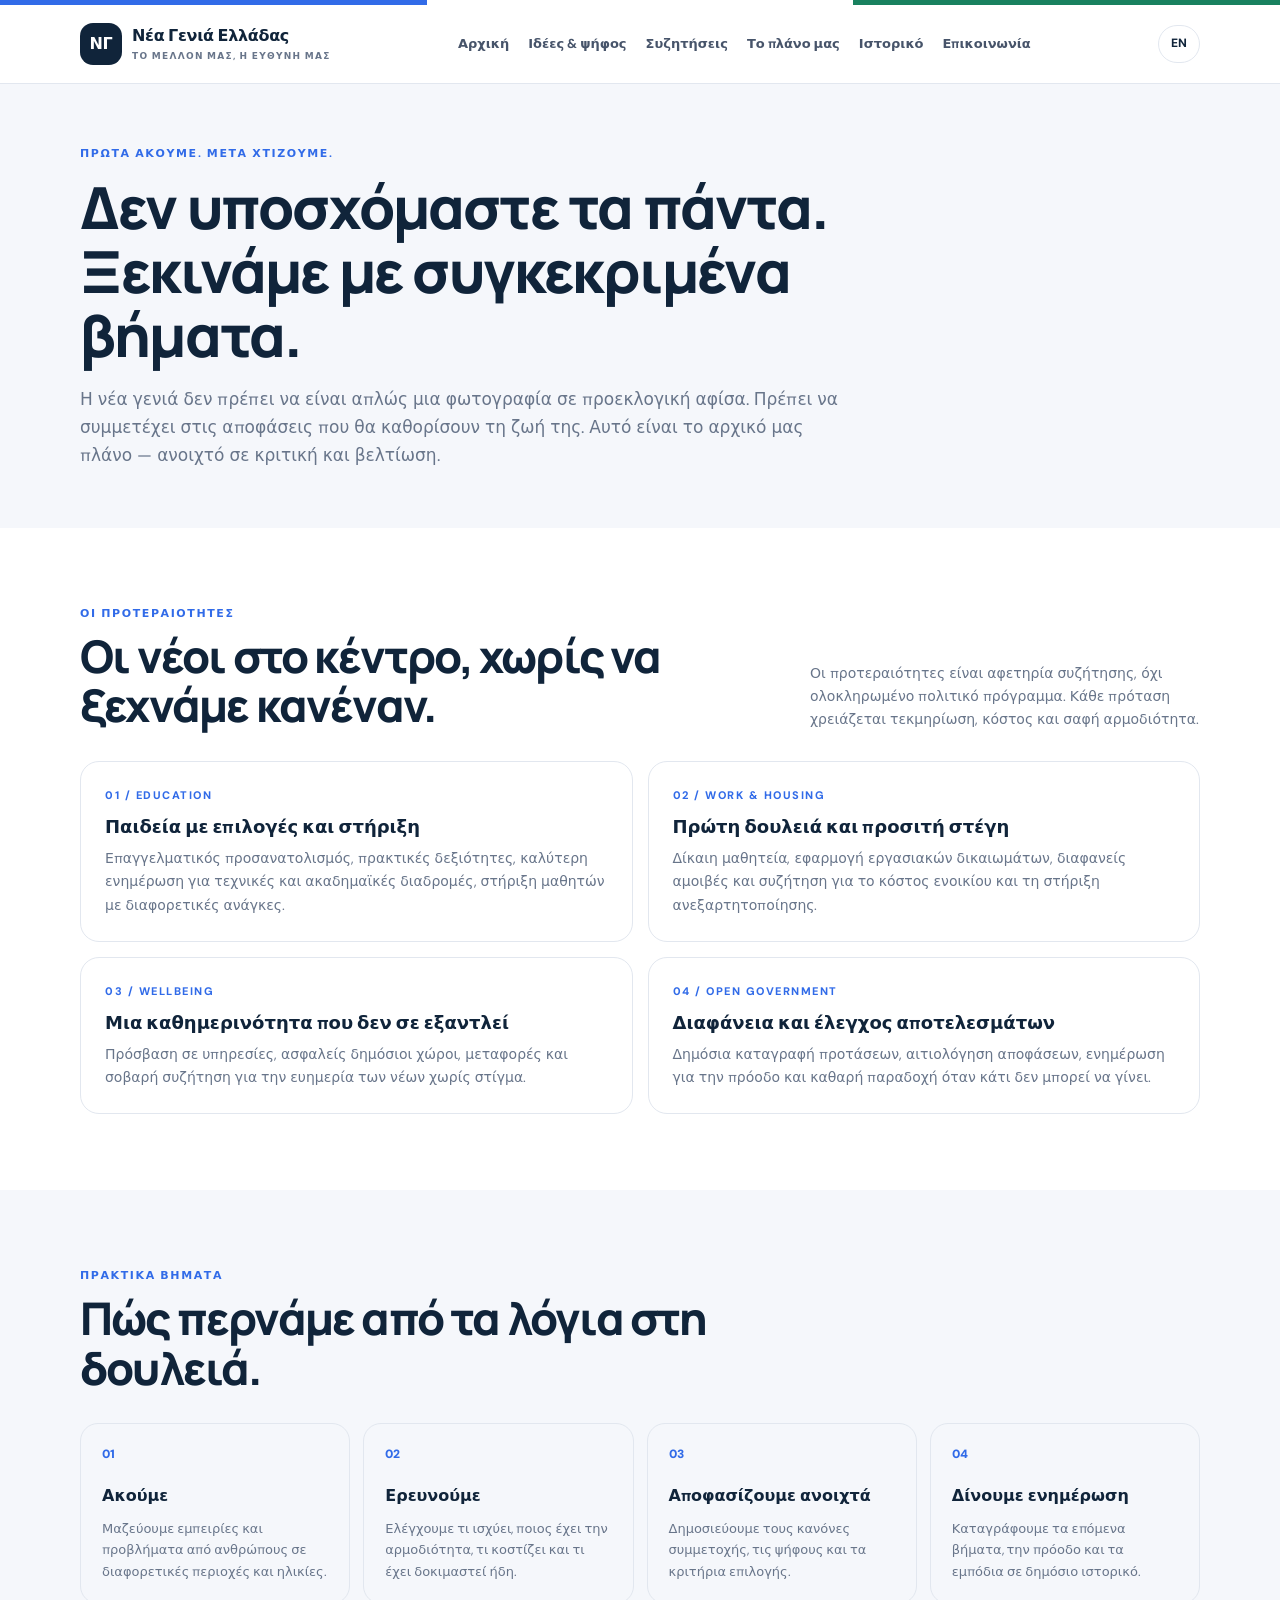
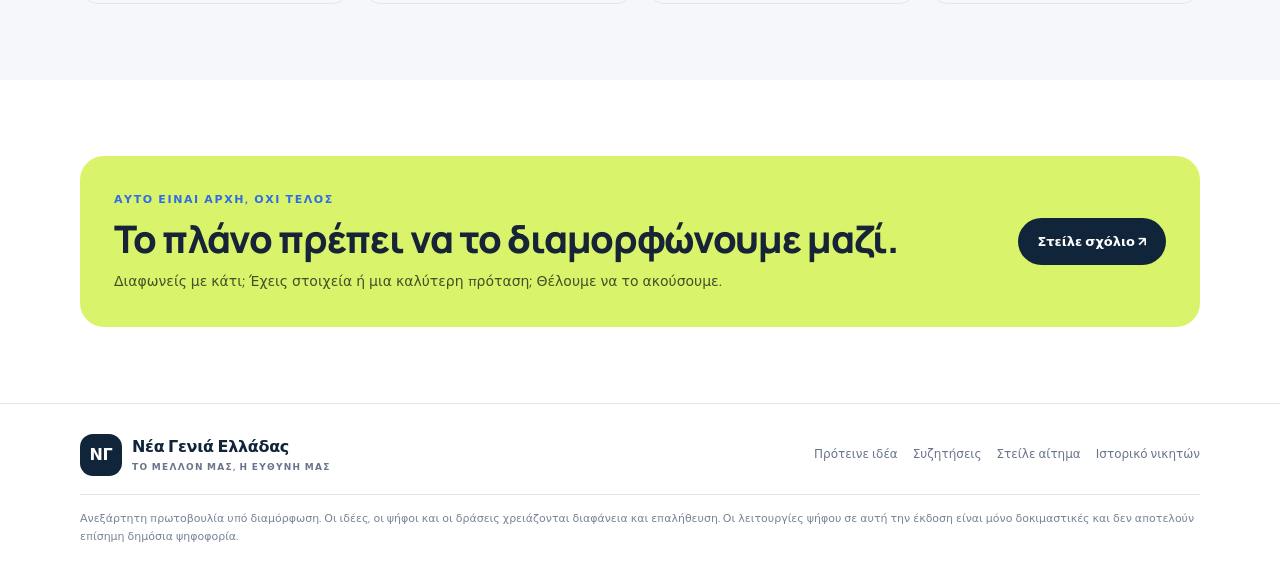
<file: plan.html>
<!doctype html><html lang="el"><head><meta charset="utf-8"><meta name="viewport" content="width=device-width,initial-scale=1"><meta name="theme-color" content="#10243a"><meta name="description" content="Το πλάνο της πρωτοβουλίας: συμμετοχή, διαφάνεια, νεολαία και πρακτικές προτάσεις."><title>Το πλάνο μας | Νέα Γενιά Ελλάδας</title><link rel="stylesheet" href="style.css"></head><body><div class="topline"></div><header><div class="wrap"><nav><a class="brand" href="index.html"><span class="logo">ΝΓ</span><span>Νέα Γενιά Ελλάδας<small>ΤΟ ΜΕΛΛΟΝ ΜΑΣ, Η ΕΥΘΥΝΗ ΜΑΣ</small></span></a><div class="navlinks"><a href="index.html" data-el="Αρχική" data-en="Home">Αρχική</a><a href="vote.html" data-el="Ιδέες & ψήφος" data-en="Ideas & vote">Ιδέες & ψήφος</a><a href="talks.html" data-el="Συζητήσεις" data-en="Talks">Συζητήσεις</a><a href="plan.html" data-el="Το πλάνο μας" data-en="Our plan">Το πλάνο μας</a><a href="history.html" data-el="Ιστορικό" data-en="History">Ιστορικό</a><a href="contact.html" data-el="Επικοινωνία" data-en="Contact">Επικοινωνία</a></div><div class="navtools"><button class="lang" id="lang" type="button">EN</button><button class="menubtn" id="menubtn" aria-expanded="false" aria-label="Menu">☰</button></div></nav><div class="mobile-nav" id="mobile-nav"><a href="index.html" data-el="Αρχική" data-en="Home">Αρχική</a><a href="vote.html" data-el="Ιδέες & ψήφος" data-en="Ideas & vote">Ιδέες & ψήφος</a><a href="talks.html" data-el="Συζητήσεις" data-en="Talks">Συζητήσεις</a><a href="plan.html" data-el="Το πλάνο μας" data-en="Our plan">Το πλάνο μας</a><a href="history.html" data-el="Ιστορικό" data-en="History">Ιστορικό</a><a href="contact.html" data-el="Επικοινωνία" data-en="Contact">Επικοινωνία</a></div></div></header><main><section class="page-hero"><div class="wrap"><div class="eyebrow" data-el="ΠΡΩΤΑ ΑΚΟΥΜΕ. ΜΕΤΑ ΧΤΙΖΟΥΜΕ." data-en="LISTEN FIRST. THEN BUILD.">ΠΡΩΤΑ ΑΚΟΥΜΕ. ΜΕΤΑ ΧΤΙΖΟΥΜΕ.</div><h1 class="page-title" data-el="Δεν υποσχόμαστε τα πάντα. Ξεκινάμε με συγκεκριμένα βήματα." data-en="We won't promise everything. We'll start with clear steps.">Δεν υποσχόμαστε τα πάντα. Ξεκινάμε με συγκεκριμένα βήματα.</h1><p data-el="Η νέα γενιά δεν πρέπει να είναι απλώς μια φωτογραφία σε προεκλογική αφίσα. Πρέπει να συμμετέχει στις αποφάσεις που θα καθορίσουν τη ζωή της. Αυτό είναι το αρχικό μας πλάνο — ανοιχτό σε κριτική και βελτίωση." data-en="Young people shouldn't just be a photo on a campaign poster. They should take part in decisions that shape their lives. This is our starting plan — open to criticism and improvement.">Η νέα γενιά δεν πρέπει να είναι απλώς μια φωτογραφία σε προεκλογική αφίσα. Πρέπει να συμμετέχει στις αποφάσεις που θα καθορίσουν τη ζωή της. Αυτό είναι το αρχικό μας πλάνο — ανοιχτό σε κριτική και βελτίωση.</p></div></section><section class="section"><div class="wrap"><div class="section-head"><div><div class="eyebrow" data-el="ΟΙ ΠΡΟΤΕΡΑΙΟΤΗΤΕΣ" data-en="OUR PRIORITIES"></div><h2 data-el="Οι νέοι στο κέντρο, χωρίς να ξεχνάμε κανέναν." data-en="Young people at the centre, without leaving anyone behind.">Οι νέοι στο κέντρο, χωρίς να ξεχνάμε κανέναν.</h2></div><p data-el="Οι προτεραιότητες είναι αφετηρία συζήτησης, όχι ολοκληρωμένο πολιτικό πρόγραμμα. Κάθε πρόταση χρειάζεται τεκμηρίωση, κόστος και σαφή αρμοδιότητα." data-en="These priorities are a starting point, not a finished policy platform. Each proposal needs evidence, costing and a clear account of who can act.">Οι προτεραιότητες είναι αφετηρία συζήτησης, όχι ολοκληρωμένο πολιτικό πρόγραμμα. Κάθε πρόταση χρειάζεται τεκμηρίωση, κόστος και σαφή αρμοδιότητα.</p></div><div class="grid2"><article class="tile"><div class="num">01 / EDUCATION</div><h3 data-el="Παιδεία με επιλογές και στήριξη" data-en="Education with choices and support">Παιδεία με επιλογές και στήριξη</h3><p data-el="Επαγγελματικός προσανατολισμός, πρακτικές δεξιότητες, καλύτερη ενημέρωση για τεχνικές και ακαδημαϊκές διαδρομές, στήριξη μαθητών με διαφορετικές ανάγκες." data-en="Career guidance, practical skills, better information about vocational and academic paths, and support for students with different needs.">Επαγγελματικός προσανατολισμός, πρακτικές δεξιότητες, καλύτερη ενημέρωση για τεχνικές και ακαδημαϊκές διαδρομές, στήριξη μαθητών με διαφορετικές ανάγκες.</p></article><article class="tile"><div class="num">02 / WORK & HOUSING</div><h3 data-el="Πρώτη δουλειά και προσιτή στέγη" data-en="First jobs and affordable housing">Πρώτη δουλειά και προσιτή στέγη</h3><p data-el="Δίκαιη μαθητεία, εφαρμογή εργασιακών δικαιωμάτων, διαφανείς αμοιβές και συζήτηση για το κόστος ενοικίου και τη στήριξη ανεξαρτητοποίησης." data-en="Fair apprenticeships, enforcement of workers' rights, transparent pay and discussion of rent costs and support for independence.">Δίκαιη μαθητεία, εφαρμογή εργασιακών δικαιωμάτων, διαφανείς αμοιβές και συζήτηση για το κόστος ενοικίου και τη στήριξη ανεξαρτητοποίησης.</p></article><article class="tile"><div class="num">03 / WELLBEING</div><h3 data-el="Μια καθημερινότητα που δεν σε εξαντλεί" data-en="Everyday life that doesn't wear you down">Μια καθημερινότητα που δεν σε εξαντλεί</h3><p data-el="Πρόσβαση σε υπηρεσίες, ασφαλείς δημόσιοι χώροι, μεταφορές και σοβαρή συζήτηση για την ευημερία των νέων χωρίς στίγμα." data-en="Access to services, safe public spaces, transport and a serious, stigma-free discussion about young people's wellbeing.">Πρόσβαση σε υπηρεσίες, ασφαλείς δημόσιοι χώροι, μεταφορές και σοβαρή συζήτηση για την ευημερία των νέων χωρίς στίγμα.</p></article><article class="tile"><div class="num">04 / OPEN GOVERNMENT</div><h3 data-el="Διαφάνεια και έλεγχος αποτελεσμάτων" data-en="Transparency and checking results">Διαφάνεια και έλεγχος αποτελεσμάτων</h3><p data-el="Δημόσια καταγραφή προτάσεων, αιτιολόγηση αποφάσεων, ενημέρωση για την πρόοδο και καθαρή παραδοχή όταν κάτι δεν μπορεί να γίνει." data-en="Public proposal records, reasons for decisions, progress updates and honesty when something cannot be done.">Δημόσια καταγραφή προτάσεων, αιτιολόγηση αποφάσεων, ενημέρωση για την πρόοδο και καθαρή παραδοχή όταν κάτι δεν μπορεί να γίνει.</p></article></div></div></section><section class="section soft"><div class="wrap"><div class="section-head"><div><div class="eyebrow" data-el="ΠΡΑΚΤΙΚΑ ΒΗΜΑΤΑ" data-en="PRACTICAL STEPS"></div><h2 data-el="Πώς περνάμε από τα λόγια στη δουλειά." data-en="How we move from words to work.">Πώς περνάμε από τα λόγια στη δουλειά.</h2></div></div><div class="steps"><article class="step"><h3 data-el="Ακούμε" data-en="Listen">Ακούμε</h3><p data-el="Μαζεύουμε εμπειρίες και προβλήματα από ανθρώπους σε διαφορετικές περιοχές και ηλικίες." data-en="Collect experiences and problems from people in different places and age groups.">Μαζεύουμε εμπειρίες και προβλήματα από ανθρώπους σε διαφορετικές περιοχές και ηλικίες.</p></article><article class="step"><h3 data-el="Ερευνούμε" data-en="Research">Ερευνούμε</h3><p data-el="Ελέγχουμε τι ισχύει, ποιος έχει την αρμοδιότητα, τι κοστίζει και τι έχει δοκιμαστεί ήδη." data-en="Check the facts, who has authority, what it costs and what has already been tried.">Ελέγχουμε τι ισχύει, ποιος έχει την αρμοδιότητα, τι κοστίζει και τι έχει δοκιμαστεί ήδη.</p></article><article class="step"><h3 data-el="Αποφασίζουμε ανοιχτά" data-en="Decide openly">Αποφασίζουμε ανοιχτά</h3><p data-el="Δημοσιεύουμε τους κανόνες συμμετοχής, τις ψήφους και τα κριτήρια επιλογής." data-en="Publish participation rules, vote totals and selection criteria.">Δημοσιεύουμε τους κανόνες συμμετοχής, τις ψήφους και τα κριτήρια επιλογής.</p></article><article class="step"><h3 data-el="Δίνουμε ενημέρωση" data-en="Report back">Δίνουμε ενημέρωση</h3><p data-el="Καταγράφουμε τα επόμενα βήματα, την πρόοδο και τα εμπόδια σε δημόσιο ιστορικό." data-en="Record next steps, progress and obstacles in a public history.">Καταγράφουμε τα επόμενα βήματα, την πρόοδο και τα εμπόδια σε δημόσιο ιστορικό.</p></article></div></div></section><section class="section"><div class="wrap"><div class="callout"><div><div class="eyebrow" data-el="ΑΥΤΟ ΕΙΝΑΙ ΑΡΧΗ, ΟΧΙ ΤΕΛΟΣ" data-en="THIS IS A START, NOT THE FINISH">ΑΥΤΟ ΕΙΝΑΙ ΑΡΧΗ, ΟΧΙ ΤΕΛΟΣ</div><h2 data-el="Το πλάνο πρέπει να το διαμορφώνουμε μαζί." data-en="We should shape the plan together.">Το πλάνο πρέπει να το διαμορφώνουμε μαζί.</h2><p data-el="Διαφωνείς με κάτι; Έχεις στοιχεία ή μια καλύτερη πρόταση; Θέλουμε να το ακούσουμε." data-en="Disagree with something? Have evidence or a better idea? We want to hear it.">Διαφωνείς με κάτι; Έχεις στοιχεία ή μια καλύτερη πρόταση; Θέλουμε να το ακούσουμε.</p></div><a class="btn dark" href="contact.html" data-el="Στείλε σχόλιο ↗" data-en="Send feedback ↗">Στείλε σχόλιο ↗</a></div></div></section></main><footer class="footer"><div class="wrap"><div class="footrow"><a class="brand" href="index.html"><span class="logo">ΝΓ</span><span>Νέα Γενιά Ελλάδας<small>ΤΟ ΜΕΛΛΟΝ ΜΑΣ, Η ΕΥΘΥΝΗ ΜΑΣ</small></span></a><div class="footlinks"><a href="vote.html" data-el="Πρότεινε ιδέα" data-en="Suggest an idea">Πρότεινε ιδέα</a><a href="talks.html" data-el="Συζητήσεις" data-en="Talks">Συζητήσεις</a><a href="contact.html" data-el="Στείλε αίτημα" data-en="Send a request">Στείλε αίτημα</a><a href="history.html" data-el="Ιστορικό νικητών" data-en="Winners history">Ιστορικό νικητών</a></div></div><div class="fine" data-el="Ανεξάρτητη πρωτοβουλία υπό διαμόρφωση. Οι ιδέες, οι ψήφοι και οι δράσεις χρειάζονται διαφάνεια και επαλήθευση. Οι λειτουργίες ψήφου σε αυτή την έκδοση είναι μόνο δοκιμαστικές και δεν αποτελούν επίσημη δημόσια ψηφοφορία." data-en="Independent initiative in development. Ideas, votes and actions require transparency and verification. Voting features in this version are demo-only and are not an official public vote.">Ανεξάρτητη πρωτοβουλία υπό διαμόρφωση. Οι ιδέες, οι ψήφοι και οι δράσεις χρειάζονται διαφάνεια και επαλήθευση. Οι λειτουργίες ψήφου σε αυτή την έκδοση είναι μόνο δοκιμαστικές και δεν αποτελούν επίσημη δημόσια ψηφοφορία.</div></div></footer><script src="config.js"></script><script src="script.js"></script></body></html>
</file>
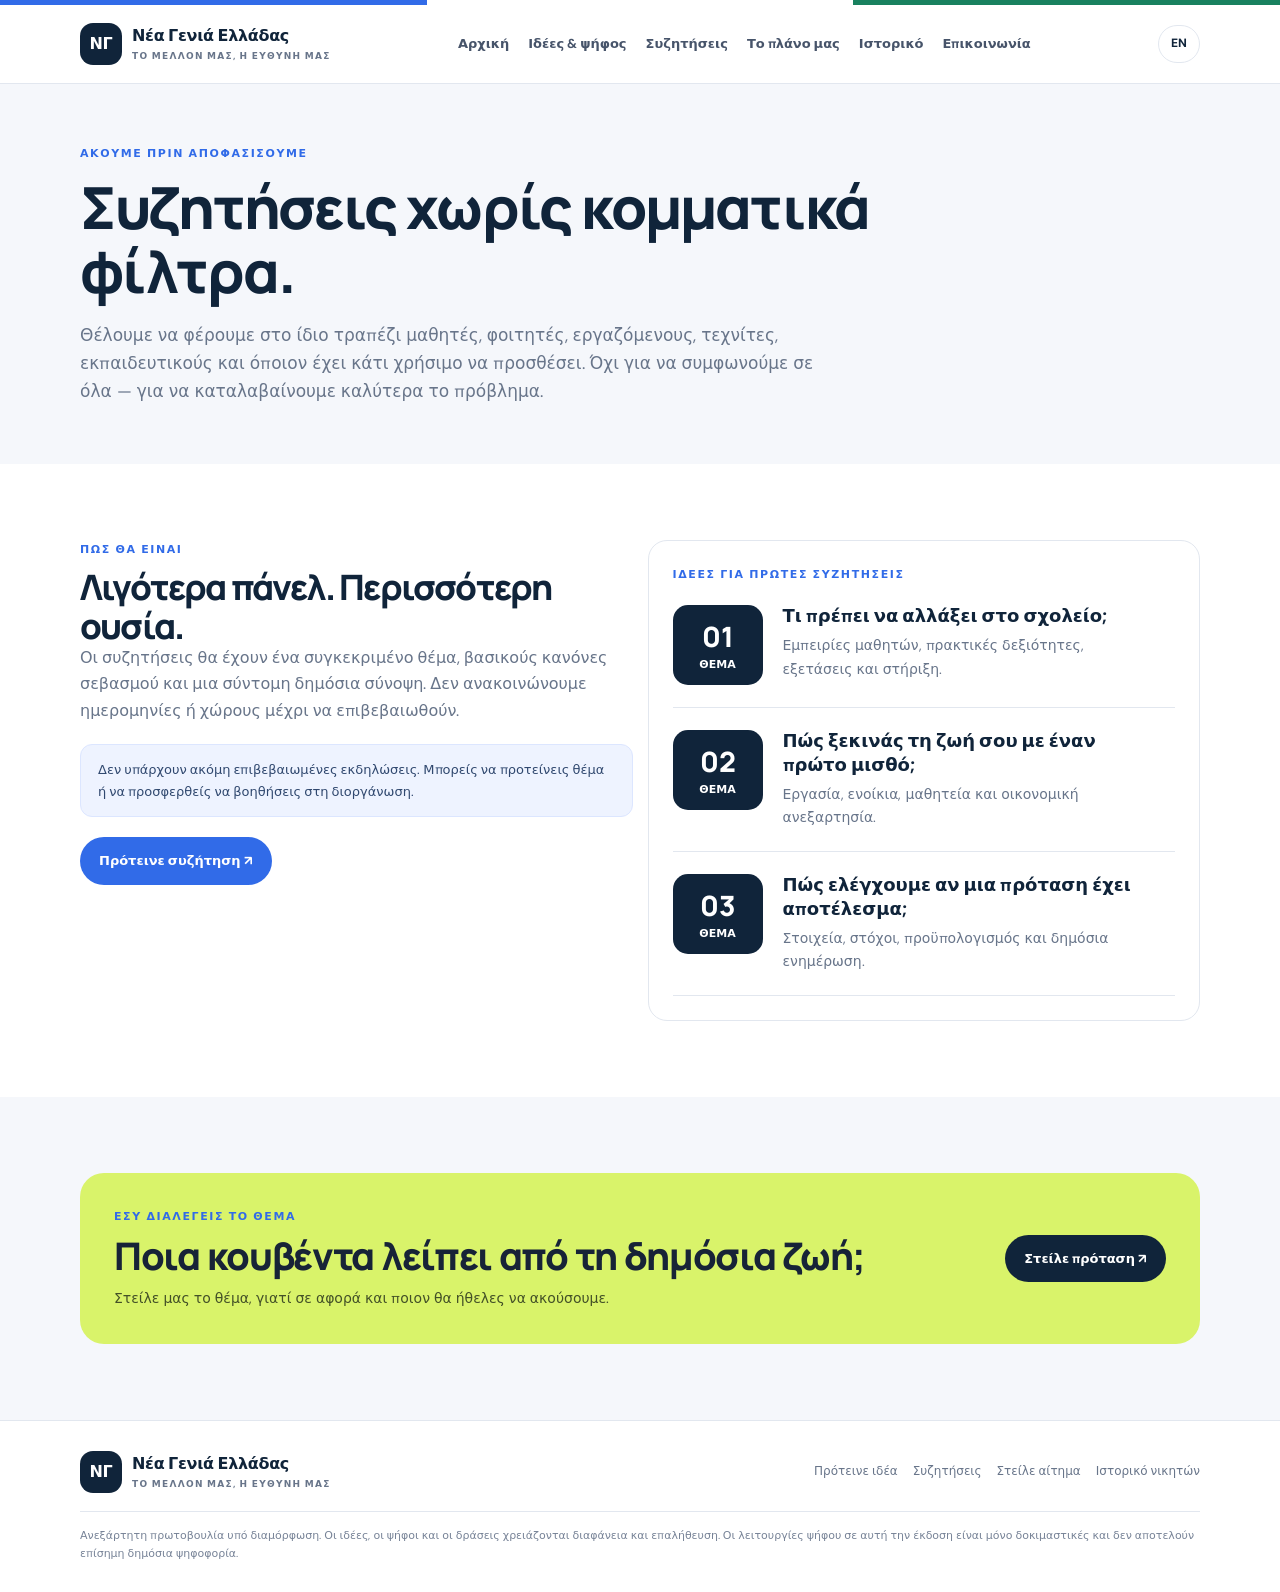
<file: talks.html>
<!doctype html><html lang="el"><head><meta charset="utf-8"><meta name="viewport" content="width=device-width,initial-scale=1"><meta name="theme-color" content="#10243a"><meta name="description" content="Ανοιχτές συζητήσεις, προτάσεις θεμάτων και συναντήσεις της κοινότητας."><title>Συζητήσεις | Νέα Γενιά Ελλάδας</title><link rel="stylesheet" href="style.css"></head><body><div class="topline"></div><header><div class="wrap"><nav><a class="brand" href="index.html"><span class="logo">ΝΓ</span><span>Νέα Γενιά Ελλάδας<small>ΤΟ ΜΕΛΛΟΝ ΜΑΣ, Η ΕΥΘΥΝΗ ΜΑΣ</small></span></a><div class="navlinks"><a href="index.html" data-el="Αρχική" data-en="Home">Αρχική</a><a href="vote.html" data-el="Ιδέες & ψήφος" data-en="Ideas & vote">Ιδέες & ψήφος</a><a href="talks.html" data-el="Συζητήσεις" data-en="Talks">Συζητήσεις</a><a href="plan.html" data-el="Το πλάνο μας" data-en="Our plan">Το πλάνο μας</a><a href="history.html" data-el="Ιστορικό" data-en="History">Ιστορικό</a><a href="contact.html" data-el="Επικοινωνία" data-en="Contact">Επικοινωνία</a></div><div class="navtools"><button class="lang" id="lang" type="button">EN</button><button class="menubtn" id="menubtn" aria-expanded="false" aria-label="Menu">☰</button></div></nav><div class="mobile-nav" id="mobile-nav"><a href="index.html" data-el="Αρχική" data-en="Home">Αρχική</a><a href="vote.html" data-el="Ιδέες & ψήφος" data-en="Ideas & vote">Ιδέες & ψήφος</a><a href="talks.html" data-el="Συζητήσεις" data-en="Talks">Συζητήσεις</a><a href="plan.html" data-el="Το πλάνο μας" data-en="Our plan">Το πλάνο μας</a><a href="history.html" data-el="Ιστορικό" data-en="History">Ιστορικό</a><a href="contact.html" data-el="Επικοινωνία" data-en="Contact">Επικοινωνία</a></div></div></header><main><section class="page-hero"><div class="wrap"><div class="eyebrow" data-el="ΑΚΟΥΜΕ ΠΡΙΝ ΑΠΟΦΑΣΙΣΟΥΜΕ" data-en="LISTEN BEFORE DECIDING">ΑΚΟΥΜΕ ΠΡΙΝ ΑΠΟΦΑΣΙΣΟΥΜΕ</div><h1 class="page-title" data-el="Συζητήσεις χωρίς κομματικά φίλτρα." data-en="Conversations without party filters.">Συζητήσεις χωρίς κομματικά φίλτρα.</h1><p data-el="Θέλουμε να φέρουμε στο ίδιο τραπέζι μαθητές, φοιτητές, εργαζόμενους, τεχνίτες, εκπαιδευτικούς και όποιον έχει κάτι χρήσιμο να προσθέσει. Όχι για να συμφωνούμε σε όλα — για να καταλαβαίνουμε καλύτερα το πρόβλημα." data-en="We want students, university students, workers, tradespeople, educators and anyone with something useful to add at the same table. Not to agree on everything — to understand the problem better.">Θέλουμε να φέρουμε στο ίδιο τραπέζι μαθητές, φοιτητές, εργαζόμενους, τεχνίτες, εκπαιδευτικούς και όποιον έχει κάτι χρήσιμο να προσθέσει. Όχι για να συμφωνούμε σε όλα — για να καταλαβαίνουμε καλύτερα το πρόβλημα.</p></div></section><section class="section"><div class="wrap grid2"><div><div class="eyebrow" data-el="ΠΩΣ ΘΑ ΕΙΝΑΙ" data-en="WHAT TO EXPECT">ΠΩΣ ΘΑ ΕΙΝΑΙ</div><h2 class="page-title" style="font-size:35px" data-el="Λιγότερα πάνελ. Περισσότερη ουσία." data-en="Fewer panels. More substance.">Λιγότερα πάνελ. Περισσότερη ουσία.</h2><p style="color:var(--muted)" data-el="Οι συζητήσεις θα έχουν ένα συγκεκριμένο θέμα, βασικούς κανόνες σεβασμού και μια σύντομη δημόσια σύνοψη. Δεν ανακοινώνουμε ημερομηνίες ή χώρους μέχρι να επιβεβαιωθούν." data-en="Talks will have one clear topic, basic rules of respect and a short public summary. We won't announce dates or venues until confirmed.">Οι συζητήσεις θα έχουν ένα συγκεκριμένο θέμα, βασικούς κανόνες σεβασμού και μια σύντομη δημόσια σύνοψη. Δεν ανακοινώνουμε ημερομηνίες ή χώρους μέχρι να επιβεβαιωθούν.</p><div class="notice" data-el="Δεν υπάρχουν ακόμη επιβεβαιωμένες εκδηλώσεις. Μπορείς να προτείνεις θέμα ή να προσφερθείς να βοηθήσεις στη διοργάνωση." data-en="There are no confirmed events yet. You can suggest a topic or offer to help organise one.">Δεν υπάρχουν ακόμη επιβεβαιωμένες εκδηλώσεις. Μπορείς να προτείνεις θέμα ή να προσφερθείς να βοηθήσεις στη διοργάνωση.</div><a class="btn primary" href="contact.html" data-el="Πρότεινε συζήτηση ↗" data-en="Suggest a talk ↗">Πρότεινε συζήτηση ↗</a></div><div class="tile"><div class="eyebrow" data-el="ΙΔΕΕΣ ΓΙΑ ΠΡΩΤΕΣ ΣΥΖΗΤΗΣΕΙΣ" data-en="IDEAS FOR FIRST TALKS">ΙΔΕΕΣ ΓΙΑ ΠΡΩΤΕΣ ΣΥΖΗΤΗΣΕΙΣ</div><div class="talk-row"><div class="talk-date"><strong>01</strong>ΘΕΜΑ</div><div><h3 data-el="Τι πρέπει να αλλάξει στο σχολείο;" data-en="What needs to change at school?">Τι πρέπει να αλλάξει στο σχολείο;</h3><p data-el="Εμπειρίες μαθητών, πρακτικές δεξιότητες, εξετάσεις και στήριξη." data-en="Student experiences, practical skills, exams and support.">Εμπειρίες μαθητών, πρακτικές δεξιότητες, εξετάσεις και στήριξη.</p></div></div><div class="talk-row"><div class="talk-date"><strong>02</strong>ΘΕΜΑ</div><div><h3 data-el="Πώς ξεκινάς τη ζωή σου με έναν πρώτο μισθό;" data-en="How do you start adult life on a first salary?">Πώς ξεκινάς τη ζωή σου με έναν πρώτο μισθό;</h3><p data-el="Εργασία, ενοίκια, μαθητεία και οικονομική ανεξαρτησία." data-en="Work, rent, apprenticeships and financial independence.">Εργασία, ενοίκια, μαθητεία και οικονομική ανεξαρτησία.</p></div></div><div class="talk-row"><div class="talk-date"><strong>03</strong>ΘΕΜΑ</div><div><h3 data-el="Πώς ελέγχουμε αν μια πρόταση έχει αποτέλεσμα;" data-en="How do we check whether an idea works?">Πώς ελέγχουμε αν μια πρόταση έχει αποτέλεσμα;</h3><p data-el="Στοιχεία, στόχοι, προϋπολογισμός και δημόσια ενημέρωση." data-en="Evidence, goals, budgets and public updates.">Στοιχεία, στόχοι, προϋπολογισμός και δημόσια ενημέρωση.</p></div></div></div></div></section><section class="section soft"><div class="wrap"><div class="callout"><div><div class="eyebrow" data-el="ΕΣΥ ΔΙΑΛΕΓΕΙΣ ΤΟ ΘΕΜΑ" data-en="YOU HELP PICK THE TOPIC">ΕΣΥ ΔΙΑΛΕΓΕΙΣ ΤΟ ΘΕΜΑ</div><h2 data-el="Ποια κουβέντα λείπει από τη δημόσια ζωή;" data-en="What conversation is missing from public life?">Ποια κουβέντα λείπει από τη δημόσια ζωή;</h2><p data-el="Στείλε μας το θέμα, γιατί σε αφορά και ποιον θα ήθελες να ακούσουμε." data-en="Send us the topic, why it matters to you and whose voice we should hear.">Στείλε μας το θέμα, γιατί σε αφορά και ποιον θα ήθελες να ακούσουμε.</p></div><a class="btn dark" href="contact.html" data-el="Στείλε πρόταση ↗" data-en="Send a suggestion ↗">Στείλε πρόταση ↗</a></div></div></section></main><footer class="footer"><div class="wrap"><div class="footrow"><a class="brand" href="index.html"><span class="logo">ΝΓ</span><span>Νέα Γενιά Ελλάδας<small>ΤΟ ΜΕΛΛΟΝ ΜΑΣ, Η ΕΥΘΥΝΗ ΜΑΣ</small></span></a><div class="footlinks"><a href="vote.html" data-el="Πρότεινε ιδέα" data-en="Suggest an idea">Πρότεινε ιδέα</a><a href="talks.html" data-el="Συζητήσεις" data-en="Talks">Συζητήσεις</a><a href="contact.html" data-el="Στείλε αίτημα" data-en="Send a request">Στείλε αίτημα</a><a href="history.html" data-el="Ιστορικό νικητών" data-en="Winners history">Ιστορικό νικητών</a></div></div><div class="fine" data-el="Ανεξάρτητη πρωτοβουλία υπό διαμόρφωση. Οι ιδέες, οι ψήφοι και οι δράσεις χρειάζονται διαφάνεια και επαλήθευση. Οι λειτουργίες ψήφου σε αυτή την έκδοση είναι μόνο δοκιμαστικές και δεν αποτελούν επίσημη δημόσια ψηφοφορία." data-en="Independent initiative in development. Ideas, votes and actions require transparency and verification. Voting features in this version are demo-only and are not an official public vote.">Ανεξάρτητη πρωτοβουλία υπό διαμόρφωση. Οι ιδέες, οι ψήφοι και οι δράσεις χρειάζονται διαφάνεια και επαλήθευση. Οι λειτουργίες ψήφου σε αυτή την έκδοση είναι μόνο δοκιμαστικές και δεν αποτελούν επίσημη δημόσια ψηφοφορία.</div></div></footer><script src="config.js"></script><script src="script.js"></script></body></html>
</file>
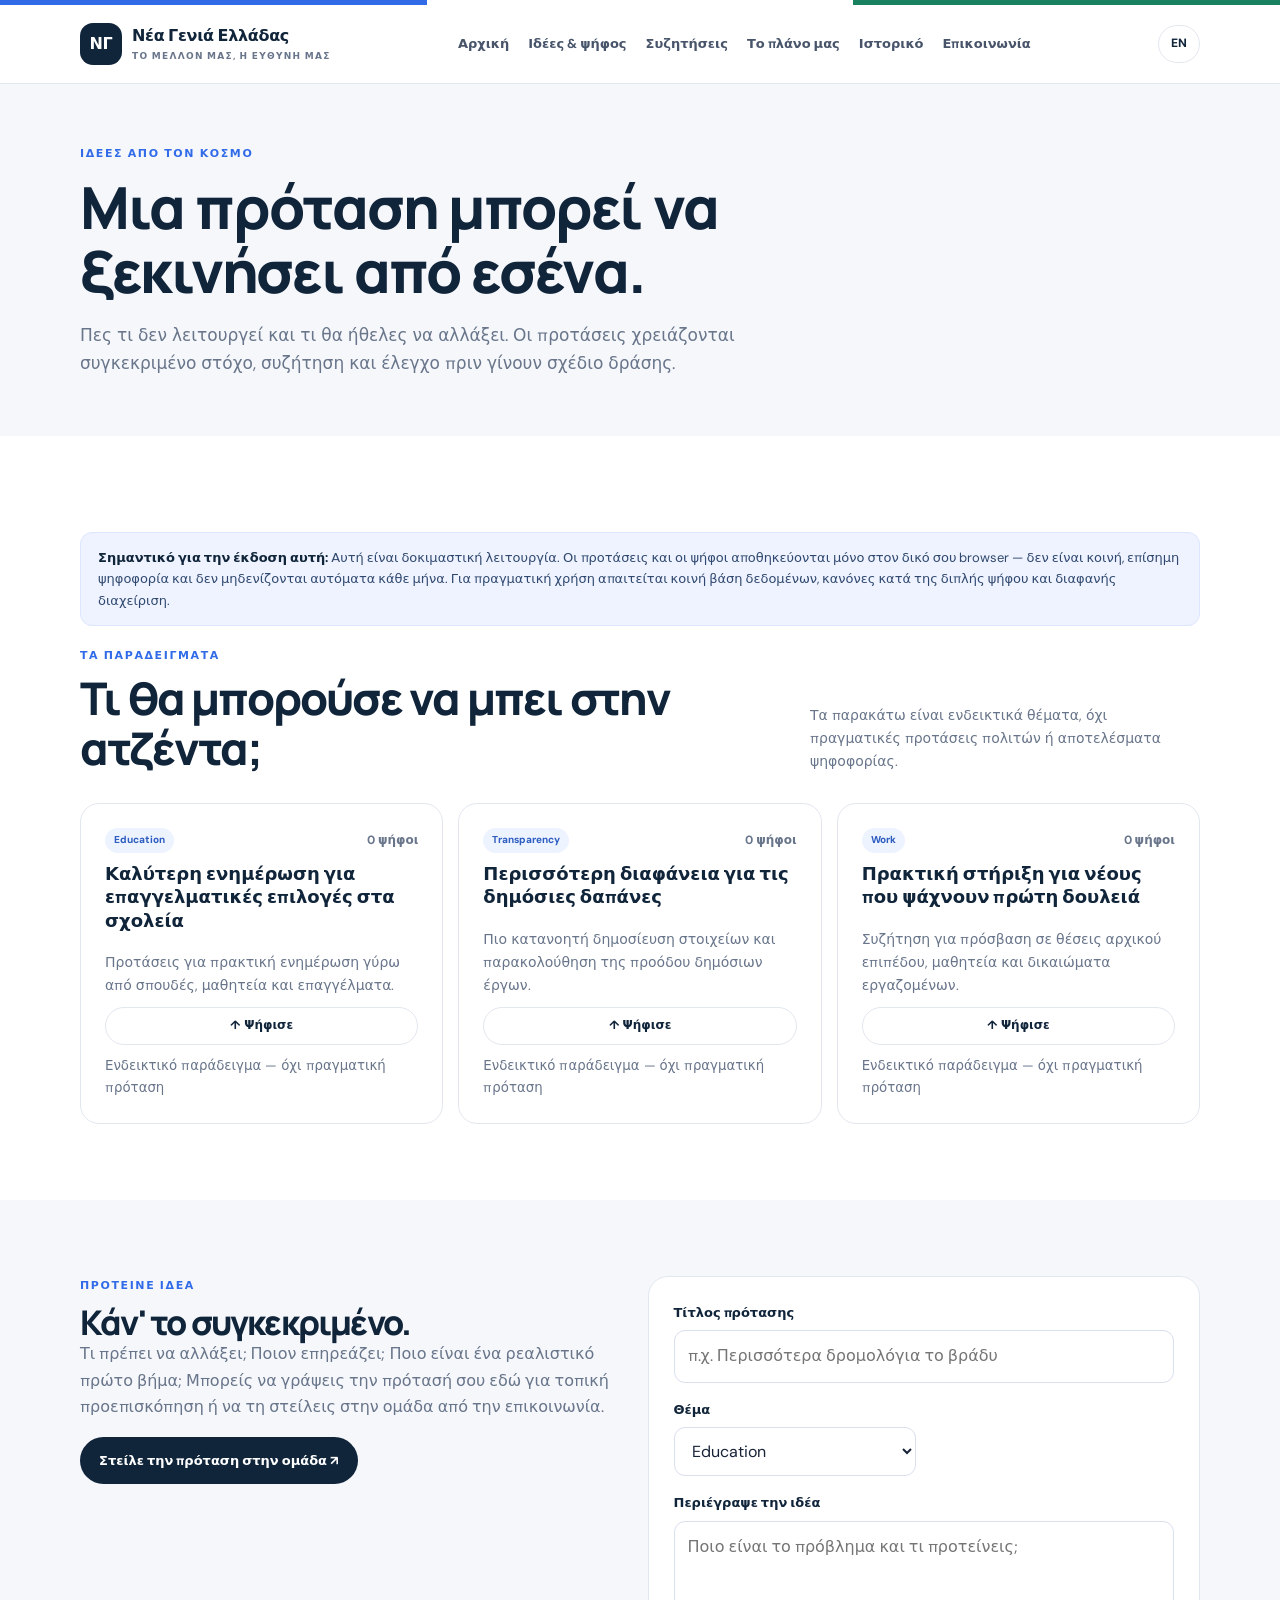
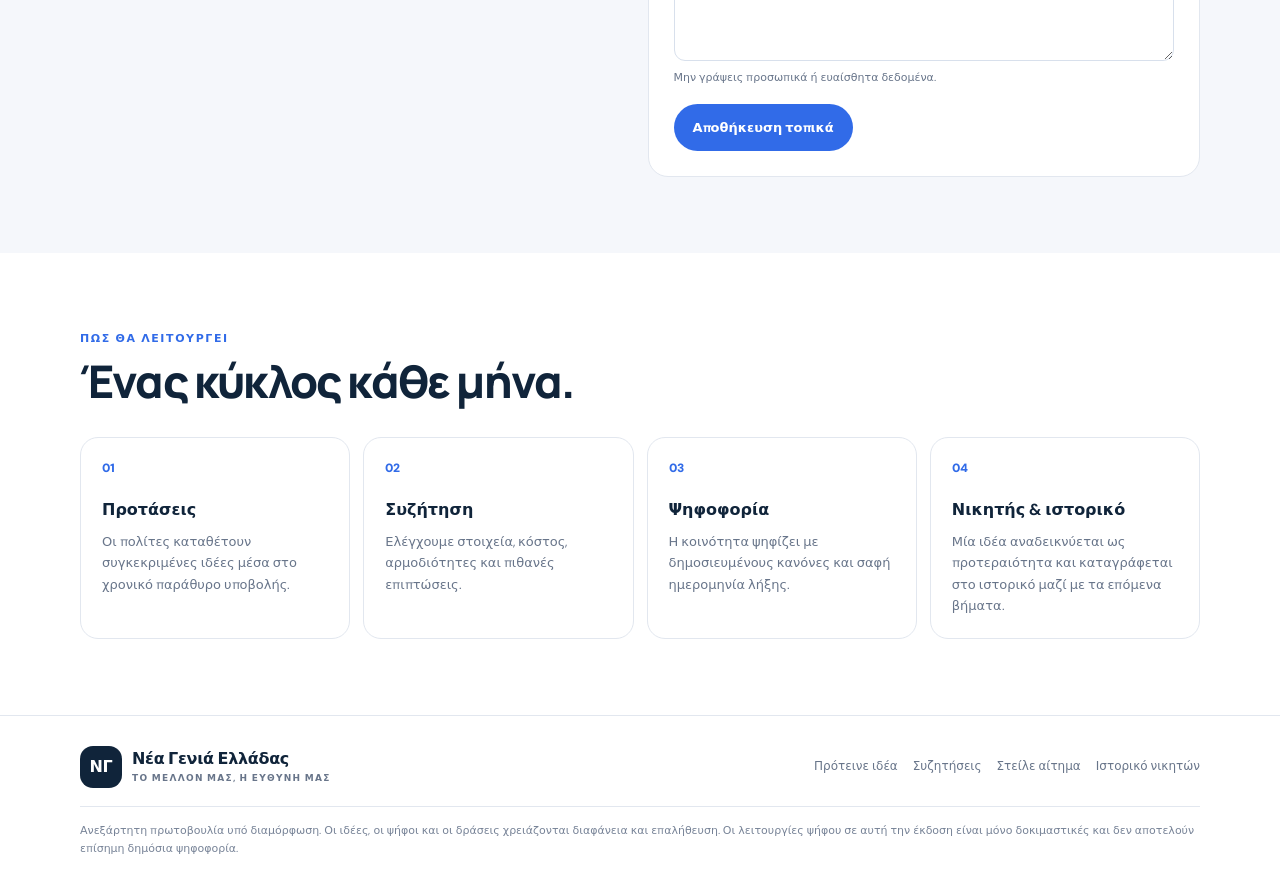
<file: vote.html>
<!doctype html><html lang="el"><head><meta charset="utf-8"><meta name="viewport" content="width=device-width,initial-scale=1"><meta name="theme-color" content="#10243a"><meta name="description" content="Πρότεινε αλλαγές, συζήτησε ιδέες και μάθε πώς θα λειτουργεί η μηνιαία ψηφοφορία."><title>Ιδέες & ψήφος | Νέα Γενιά Ελλάδας</title><link rel="stylesheet" href="style.css"></head><body><div class="topline"></div><header><div class="wrap"><nav><a class="brand" href="index.html"><span class="logo">ΝΓ</span><span>Νέα Γενιά Ελλάδας<small>ΤΟ ΜΕΛΛΟΝ ΜΑΣ, Η ΕΥΘΥΝΗ ΜΑΣ</small></span></a><div class="navlinks"><a href="index.html" data-el="Αρχική" data-en="Home">Αρχική</a><a href="vote.html" data-el="Ιδέες & ψήφος" data-en="Ideas & vote">Ιδέες & ψήφος</a><a href="talks.html" data-el="Συζητήσεις" data-en="Talks">Συζητήσεις</a><a href="plan.html" data-el="Το πλάνο μας" data-en="Our plan">Το πλάνο μας</a><a href="history.html" data-el="Ιστορικό" data-en="History">Ιστορικό</a><a href="contact.html" data-el="Επικοινωνία" data-en="Contact">Επικοινωνία</a></div><div class="navtools"><button class="lang" id="lang" type="button">EN</button><button class="menubtn" id="menubtn" aria-expanded="false" aria-label="Menu">☰</button></div></nav><div class="mobile-nav" id="mobile-nav"><a href="index.html" data-el="Αρχική" data-en="Home">Αρχική</a><a href="vote.html" data-el="Ιδέες & ψήφος" data-en="Ideas & vote">Ιδέες & ψήφος</a><a href="talks.html" data-el="Συζητήσεις" data-en="Talks">Συζητήσεις</a><a href="plan.html" data-el="Το πλάνο μας" data-en="Our plan">Το πλάνο μας</a><a href="history.html" data-el="Ιστορικό" data-en="History">Ιστορικό</a><a href="contact.html" data-el="Επικοινωνία" data-en="Contact">Επικοινωνία</a></div></div></header><main><section class="page-hero"><div class="wrap"><div class="eyebrow" data-el="ΙΔΕΕΣ ΑΠΟ ΤΟΝ ΚΟΣΜΟ" data-en="IDEAS FROM PEOPLE">ΙΔΕΕΣ ΑΠΟ ΤΟΝ ΚΟΣΜΟ</div><h1 class="page-title" data-el="Μια πρόταση μπορεί να ξεκινήσει από εσένα." data-en="The next idea can start with you.">Μια πρόταση μπορεί να ξεκινήσει από εσένα.</h1><p data-el="Πες τι δεν λειτουργεί και τι θα ήθελες να αλλάξει. Οι προτάσεις χρειάζονται συγκεκριμένο στόχο, συζήτηση και έλεγχο πριν γίνουν σχέδιο δράσης." data-en="Tell us what isn't working and what you'd change. Proposals need a clear goal, discussion and review before becoming an action plan.">Πες τι δεν λειτουργεί και τι θα ήθελες να αλλάξει. Οι προτάσεις χρειάζονται συγκεκριμένο στόχο, συζήτηση και έλεγχο πριν γίνουν σχέδιο δράσης.</p></div></section><section class="section"><div class="wrap"><div class="notice"><strong data-el="Σημαντικό για την έκδοση αυτή:" data-en="Important about this version:">Σημαντικό για την έκδοση αυτή:</strong> <span data-el="Αυτή είναι δοκιμαστική λειτουργία. Οι προτάσεις και οι ψήφοι αποθηκεύονται μόνο στον δικό σου browser — δεν είναι κοινή, επίσημη ψηφοφορία και δεν μηδενίζονται αυτόματα κάθε μήνα. Για πραγματική χρήση απαιτείται κοινή βάση δεδομένων, κανόνες κατά της διπλής ψήφου και διαφανής διαχείριση." data-en="This is a demo. Proposals and votes are stored only in your browser — this is not a shared, official vote and it does not automatically reset each month. A real launch needs a shared database, anti-duplicate-vote rules and transparent moderation.">Αυτή είναι δοκιμαστική λειτουργία. Οι προτάσεις και οι ψήφοι αποθηκεύονται μόνο στον δικό σου browser — δεν είναι κοινή, επίσημη ψηφοφορία και δεν μηδενίζονται αυτόματα κάθε μήνα. Για πραγματική χρήση απαιτείται κοινή βάση δεδομένων, κανόνες κατά της διπλής ψήφου και διαφανής διαχείριση.</span></div><div class="section-head"><div><div class="eyebrow" data-el="ΤΑ ΠΑΡΑΔΕΙΓΜΑΤΑ" data-en="EXAMPLE IDEAS"></div><h2 data-el="Τι θα μπορούσε να μπει στην ατζέντα;" data-en="What could be on the agenda?">Τι θα μπορούσε να μπει στην ατζέντα;</h2></div><p data-el="Τα παρακάτω είναι ενδεικτικά θέματα, όχι πραγματικές προτάσεις πολιτών ή αποτελέσματα ψηφοφορίας." data-en="These are sample topics, not real public submissions or voting results.">Τα παρακάτω είναι ενδεικτικά θέματα, όχι πραγματικές προτάσεις πολιτών ή αποτελέσματα ψηφοφορίας.</p></div><div id="idea-grid" class="grid3"></div></div></section><section class="section soft"><div class="wrap grid2"><div><div class="eyebrow" data-el="ΠΡΟΤΕΙΝΕ ΙΔΕΑ" data-en="SUBMIT AN IDEA">ΠΡΟΤΕΙΝΕ ΙΔΕΑ</div><h2 class="page-title" style="font-size:34px" data-el="Κάν' το συγκεκριμένο." data-en="Make it specific.">Κάν' το συγκεκριμένο.</h2><p style="color:var(--muted)" data-el="Τι πρέπει να αλλάξει; Ποιον επηρεάζει; Ποιο είναι ένα ρεαλιστικό πρώτο βήμα; Μπορείς να γράψεις την πρότασή σου εδώ για τοπική προεπισκόπηση ή να τη στείλεις στην ομάδα από την επικοινωνία." data-en="What needs to change? Who does it affect? What's a realistic first step? You can save a local preview here or send the proposal to the team via Contact.">Τι πρέπει να αλλάξει; Ποιον επηρεάζει; Ποιο είναι ένα ρεαλιστικό πρώτο βήμα; Μπορείς να γράψεις την πρότασή σου εδώ για τοπική προεπισκόπηση ή να τη στείλεις στην ομάδα από την επικοινωνία.</p><p><a class="btn dark" href="contact.html" data-el="Στείλε την πρόταση στην ομάδα ↗" data-en="Send the proposal to the team ↗">Στείλε την πρόταση στην ομάδα ↗</a></p></div><form class="formbox" id="proposal-form"><div class="formgrid"><div class="field full"><label for="title" data-el="Τίτλος πρότασης" data-en="Proposal title">Τίτλος πρότασης</label><input id="title" name="title" required maxlength="100" placeholder="π.χ. Περισσότερα δρομολόγια το βράδυ"></div><div class="field"><label for="category" data-el="Θέμα" data-en="Topic">Θέμα</label><select id="category" name="category"><option>Education</option><option>Work</option><option>Housing</option><option>Transport</option><option>Transparency</option><option>Other</option></select></div><div class="field full"><label for="details" data-el="Περιέγραψε την ιδέα" data-en="Describe the idea">Περιέγραψε την ιδέα</label><textarea id="details" name="details" required maxlength="1500" placeholder="Ποιο είναι το πρόβλημα και τι προτείνεις;"></textarea><small data-el="Μην γράψεις προσωπικά ή ευαίσθητα δεδομένα." data-en="Don't include personal or sensitive information.">Μην γράψεις προσωπικά ή ευαίσθητα δεδομένα.</small></div></div><div class="form-actions"><button class="btn primary" type="submit" data-el="Αποθήκευση τοπικά" data-en="Save locally">Αποθήκευση τοπικά</button><p id="proposal-success" class="hidden" data-el="Η πρόταση αποθηκεύτηκε σε αυτόν τον browser." data-en="Proposal saved in this browser.">Η πρόταση αποθηκεύτηκε σε αυτόν τον browser.</p></div></form></div></section><section class="section"><div class="wrap"><div class="section-head"><div><div class="eyebrow" data-el="ΠΩΣ ΘΑ ΛΕΙΤΟΥΡΓΕΙ" data-en="HOW IT SHOULD WORK"></div><h2 data-el="Ένας κύκλος κάθε μήνα." data-en="One cycle every month.">Ένας κύκλος κάθε μήνα.</h2></div></div><div class="steps"><article class="step"><h3 data-el="Προτάσεις" data-en="Proposals">Προτάσεις</h3><p data-el="Οι πολίτες καταθέτουν συγκεκριμένες ιδέες μέσα στο χρονικό παράθυρο υποβολής." data-en="People submit clear proposals during the submission window.">Οι πολίτες καταθέτουν συγκεκριμένες ιδέες μέσα στο χρονικό παράθυρο υποβολής.</p></article><article class="step"><h3 data-el="Συζήτηση" data-en="Discussion">Συζήτηση</h3><p data-el="Ελέγχουμε στοιχεία, κόστος, αρμοδιότητες και πιθανές επιπτώσεις." data-en="Check evidence, costs, responsibilities and likely impacts.">Ελέγχουμε στοιχεία, κόστος, αρμοδιότητες και πιθανές επιπτώσεις.</p></article><article class="step"><h3 data-el="Ψηφοφορία" data-en="Voting">Ψηφοφορία</h3><p data-el="Η κοινότητα ψηφίζει με δημοσιευμένους κανόνες και σαφή ημερομηνία λήξης." data-en="The community votes under published rules and a clear closing date.">Η κοινότητα ψηφίζει με δημοσιευμένους κανόνες και σαφή ημερομηνία λήξης.</p></article><article class="step"><h3 data-el="Νικητής & ιστορικό" data-en="Winner & history">Νικητής & ιστορικό</h3><p data-el="Μία ιδέα αναδεικνύεται ως προτεραιότητα και καταγράφεται στο ιστορικό μαζί με τα επόμενα βήματα." data-en="One idea becomes the priority and is recorded in the history with next steps.">Μία ιδέα αναδεικνύεται ως προτεραιότητα και καταγράφεται στο ιστορικό μαζί με τα επόμενα βήματα.</p></article></div></div></section></main><footer class="footer"><div class="wrap"><div class="footrow"><a class="brand" href="index.html"><span class="logo">ΝΓ</span><span>Νέα Γενιά Ελλάδας<small>ΤΟ ΜΕΛΛΟΝ ΜΑΣ, Η ΕΥΘΥΝΗ ΜΑΣ</small></span></a><div class="footlinks"><a href="vote.html" data-el="Πρότεινε ιδέα" data-en="Suggest an idea">Πρότεινε ιδέα</a><a href="talks.html" data-el="Συζητήσεις" data-en="Talks">Συζητήσεις</a><a href="contact.html" data-el="Στείλε αίτημα" data-en="Send a request">Στείλε αίτημα</a><a href="history.html" data-el="Ιστορικό νικητών" data-en="Winners history">Ιστορικό νικητών</a></div></div><div class="fine" data-el="Ανεξάρτητη πρωτοβουλία υπό διαμόρφωση. Οι ιδέες, οι ψήφοι και οι δράσεις χρειάζονται διαφάνεια και επαλήθευση. Οι λειτουργίες ψήφου σε αυτή την έκδοση είναι μόνο δοκιμαστικές και δεν αποτελούν επίσημη δημόσια ψηφοφορία." data-en="Independent initiative in development. Ideas, votes and actions require transparency and verification. Voting features in this version are demo-only and are not an official public vote.">Ανεξάρτητη πρωτοβουλία υπό διαμόρφωση. Οι ιδέες, οι ψήφοι και οι δράσεις χρειάζονται διαφάνεια και επαλήθευση. Οι λειτουργίες ψήφου σε αυτή την έκδοση είναι μόνο δοκιμαστικές και δεν αποτελούν επίσημη δημόσια ψηφοφορία.</div></div></footer><script src="config.js"></script><script src="script.js"></script></body></html>
</file>
<file: style.css>
@import url('https://fonts.googleapis.com/css2?family=DM+Sans:wght@400;500;600;700;800&family=Manrope:wght@400;500;600;700;800&display=swap');
:root{--ink:#172337;--navy:#10243a;--blue:#316be8;--lime:#d9f36a;--muted:#68758a;--paper:#f5f7fb;--line:#e2e7ef;--white:#fff;--green:#147c63}*{box-sizing:border-box}html{scroll-behavior:smooth}body{margin:0;color:var(--ink);font:16px/1.65 'DM Sans',system-ui,sans-serif;background:white}a{color:inherit;text-decoration:none}button,input,textarea,select{font:inherit}button,a.btn{cursor:pointer}.wrap{width:min(1120px,calc(100% - 36px));margin:auto}.topline{height:5px;background:linear-gradient(90deg,#316be8 0 33.33%,#fff 33.33% 66.66%,#19815f 66.66%)}header{position:sticky;top:0;z-index:20;background:#fffffff0;backdrop-filter:blur(16px);border-bottom:1px solid var(--line)}nav{display:flex;align-items:center;justify-content:space-between;gap:18px;min-height:78px}.brand{display:flex;align-items:center;gap:10px;font-weight:800;line-height:1.15;color:var(--navy);letter-spacing:-.3px}.logo{width:42px;height:42px;display:grid;place-items:center;border-radius:13px;background:var(--navy);color:white;font-weight:800}.brand small{display:block;color:var(--muted);font-size:9px;letter-spacing:1.3px;margin-top:5px}.navlinks{display:flex;gap:19px;align-items:center;font-size:13px;font-weight:700;color:#47546a}.navlinks a:hover,.navlinks a.active{color:var(--blue)}.navtools{display:flex;align-items:center;gap:8px}.lang,.menubtn{border:1px solid var(--line);background:#fff;border-radius:999px;padding:8px 12px;color:var(--navy);font-weight:800;font-size:12px}.menubtn{display:none}.btn{display:inline-flex;align-items:center;justify-content:center;border-radius:999px;padding:12px 18px;font-weight:800;font-size:13px;border:1px solid transparent;transition:transform .15s,background .15s}.btn:hover{transform:translateY(-1px)}.primary{background:var(--blue);color:#fff}.dark{background:var(--navy);color:#fff}.outline{border-color:#d5deeb;color:var(--navy);background:white}.lime{background:var(--lime);color:var(--navy)}.hero{background:var(--paper);padding:72px 0 66px}.hero-grid{display:grid;grid-template-columns:1.1fr .9fr;gap:55px;align-items:center}.eyebrow{text-transform:uppercase;letter-spacing:1.6px;font-size:11px;font-weight:800;color:var(--blue)}h1,h2,h3,p{margin-top:0}h1{font:800 clamp(42px,6vw,72px)/1.02 Manrope,sans-serif;letter-spacing:-3.6px;color:var(--navy);margin:16px 0 22px}h1 em{font-style:normal;color:var(--blue)}.lead{font-size:18px;color:var(--muted);max-width:630px}.actions{display:flex;gap:10px;flex-wrap:wrap;margin-top:26px}.hero-card{border-radius:26px;background:var(--navy);color:white;padding:30px;min-height:350px;position:relative;overflow:hidden}.hero-card:after{content:'';position:absolute;width:260px;height:260px;border:1px solid #ffffff24;border-radius:50%;right:-70px;top:-75px;box-shadow:0 0 0 35px #ffffff09,0 0 0 70px #ffffff06}.card-tag{font-size:11px;letter-spacing:1.7px;color:#b9ccff;font-weight:800;position:relative;z-index:1}.hero-card h2{font:800 clamp(30px,4vw,43px)/1.1 Manrope,sans-serif;letter-spacing:-1.7px;margin:56px 0 20px;position:relative;z-index:1}.hero-card h2 span{color:var(--lime)}.hero-card p{color:#c7d2e1;font-size:13px;position:relative;z-index:1}.mini-stats{display:flex;gap:10px;flex-wrap:wrap;margin-top:26px}.mini-stats span{font-size:11px;border:1px solid #ffffff2c;border-radius:99px;padding:6px 10px;color:#dbe5f2}.section{padding:76px 0}.soft{background:var(--paper)}.section-head{display:flex;justify-content:space-between;align-items:end;gap:25px;margin-bottom:30px}.section-head h2,.page-title{font:800 clamp(30px,4vw,45px)/1.1 Manrope,sans-serif;letter-spacing:-1.8px;color:var(--navy);margin:10px 0 0;max-width:700px}.section-head p{max-width:390px;color:var(--muted);font-size:14px;margin:0}.grid3{display:grid;grid-template-columns:repeat(3,1fr);gap:15px}.grid2{display:grid;grid-template-columns:repeat(2,1fr);gap:15px}.tile{background:white;border:1px solid var(--line);border-radius:19px;padding:24px}.tile .symbol{font-size:24px;margin-bottom:15px}.tile h3{font-size:18px;line-height:1.3;color:var(--navy);margin-bottom:8px}.tile p{font-size:14px;color:var(--muted);margin-bottom:0}.num{font-size:11px;font-weight:800;letter-spacing:1.5px;color:var(--blue);margin-bottom:12px}.callout{background:var(--lime);border-radius:24px;padding:34px;display:flex;justify-content:space-between;align-items:center;gap:25px}.callout h2{font:800 clamp(26px,3.4vw,38px)/1.1 Manrope,sans-serif;letter-spacing:-1.3px;margin:10px 0}.callout p{max-width:680px;margin:0;color:#435027;font-size:14px}.page-hero{padding:60px 0 42px;background:var(--paper)}.page-hero .page-title{font-size:clamp(38px,5vw,58px);max-width:850px;margin:13px 0 18px}.page-hero p{font-size:17px;color:var(--muted);max-width:760px}.notice{padding:14px 17px;border-radius:12px;background:#eef3ff;color:#30486f;font-size:13px;border:1px solid #dce6ff;margin:20px 0}.notice strong{color:var(--navy)}.formbox{border:1px solid var(--line);border-radius:20px;padding:25px;background:white}.formgrid{display:grid;grid-template-columns:1fr 1fr;gap:16px}.field{display:flex;flex-direction:column;gap:7px}.field.full{grid-column:1/-1}.field label{font-size:13px;font-weight:800;color:var(--navy)}.field input,.field textarea,.field select{width:100%;padding:12px 13px;border:1px solid #d8e0ec;border-radius:11px;background:white;color:var(--ink);outline:none}.field input:focus,.field textarea:focus,.field select:focus{border-color:var(--blue);box-shadow:0 0 0 3px #316be81c}.field textarea{min-height:140px;resize:vertical}.field small{color:var(--muted);font-size:11px}.form-actions{display:flex;gap:10px;align-items:center;flex-wrap:wrap;margin-top:18px}.form-actions p{font-size:12px;color:var(--muted);margin:0}.idea{display:flex;flex-direction:column;gap:10px}.idea-top{display:flex;justify-content:space-between;gap:12px;align-items:center}.pill{display:inline-flex;padding:4px 9px;border-radius:99px;background:#edf3ff;color:#2e5dc0;font-size:10px;font-weight:800}.vote-count{font-size:12px;color:var(--muted);font-weight:700}.vote-btn{border:1px solid var(--line);background:white;color:var(--navy);border-radius:99px;padding:8px 13px;font-weight:800;font-size:12px}.vote-btn[aria-pressed=true]{background:var(--navy);color:white}.empty{border:1px dashed #c9d3e1;padding:25px;border-radius:16px;color:var(--muted);text-align:center}.talk-row{display:grid;grid-template-columns:90px 1fr auto;gap:20px;align-items:start;padding:22px 0;border-bottom:1px solid var(--line)}.talk-date{border-radius:15px;background:var(--navy);color:white;padding:12px;text-align:center;font-size:11px;font-weight:800}.talk-date strong{display:block;font:800 28px Manrope}.talk-row h3{margin:0 0 6px;color:var(--navy)}.talk-row p{margin:0;color:var(--muted);font-size:14px}.steps{counter-reset:step;display:grid;grid-template-columns:repeat(4,1fr);gap:13px}.step{border:1px solid var(--line);border-radius:18px;padding:21px}.step:before{counter-increment:step;content:'0' counter(step);display:block;font-size:12px;color:var(--blue);font-weight:900;margin-bottom:18px}.step h3{font-size:16px;color:var(--navy);margin-bottom:8px}.step p{font-size:13px;color:var(--muted);margin:0}.footer{padding:30px 0;border-top:1px solid var(--line)}.footrow{display:flex;align-items:center;justify-content:space-between;gap:18px}.footlinks{display:flex;gap:15px;flex-wrap:wrap;font-size:12px;color:var(--muted)}.fine{font-size:11px;color:#778397;border-top:1px solid var(--line);padding-top:14px;margin-top:18px}.mobile-nav{display:none}.hidden{display:none!important}.history-year{font-size:12px;color:var(--blue);font-weight:800;letter-spacing:1px;margin:28px 0 12px}
@media(max-width:900px){.navlinks{gap:10px}.navlinks a{font-size:12px}.hero-grid{gap:28px}.steps{grid-template-columns:repeat(2,1fr)}}@media(max-width:720px){nav{min-height:68px}.navlinks{display:none}.menubtn{display:block}.mobile-nav.open{display:grid;gap:4px;padding:0 0 14px}.mobile-nav a{padding:8px 0;font-size:14px;font-weight:700;color:#47546a}.hero{padding:48px 0}.hero-grid{grid-template-columns:1fr}.hero-card{min-height:300px}.hero-card h2{margin-top:43px}.section{padding:58px 0}.section-head{display:block}.section-head p{margin-top:14px}.grid3,.grid2{grid-template-columns:1fr}.callout{display:block;padding:25px}.callout .btn{margin-top:18px}.formgrid{grid-template-columns:1fr}.field.full{grid-column:auto}.talk-row{grid-template-columns:65px 1fr}.talk-row>.btn{grid-column:2;justify-self:start}.steps{grid-template-columns:1fr 1fr}.footrow{align-items:flex-start;flex-direction:column}.page-hero{padding:44px 0 30px}}@media(max-width:420px){.steps{grid-template-columns:1fr}h1{letter-spacing:-2.5px}.hero-card{padding:23px}.brand{font-size:13px}.logo{width:38px;height:38px}}
@media(prefers-reduced-motion:reduce){html{scroll-behavior:auto}*{transition:none!important}}
</file>
